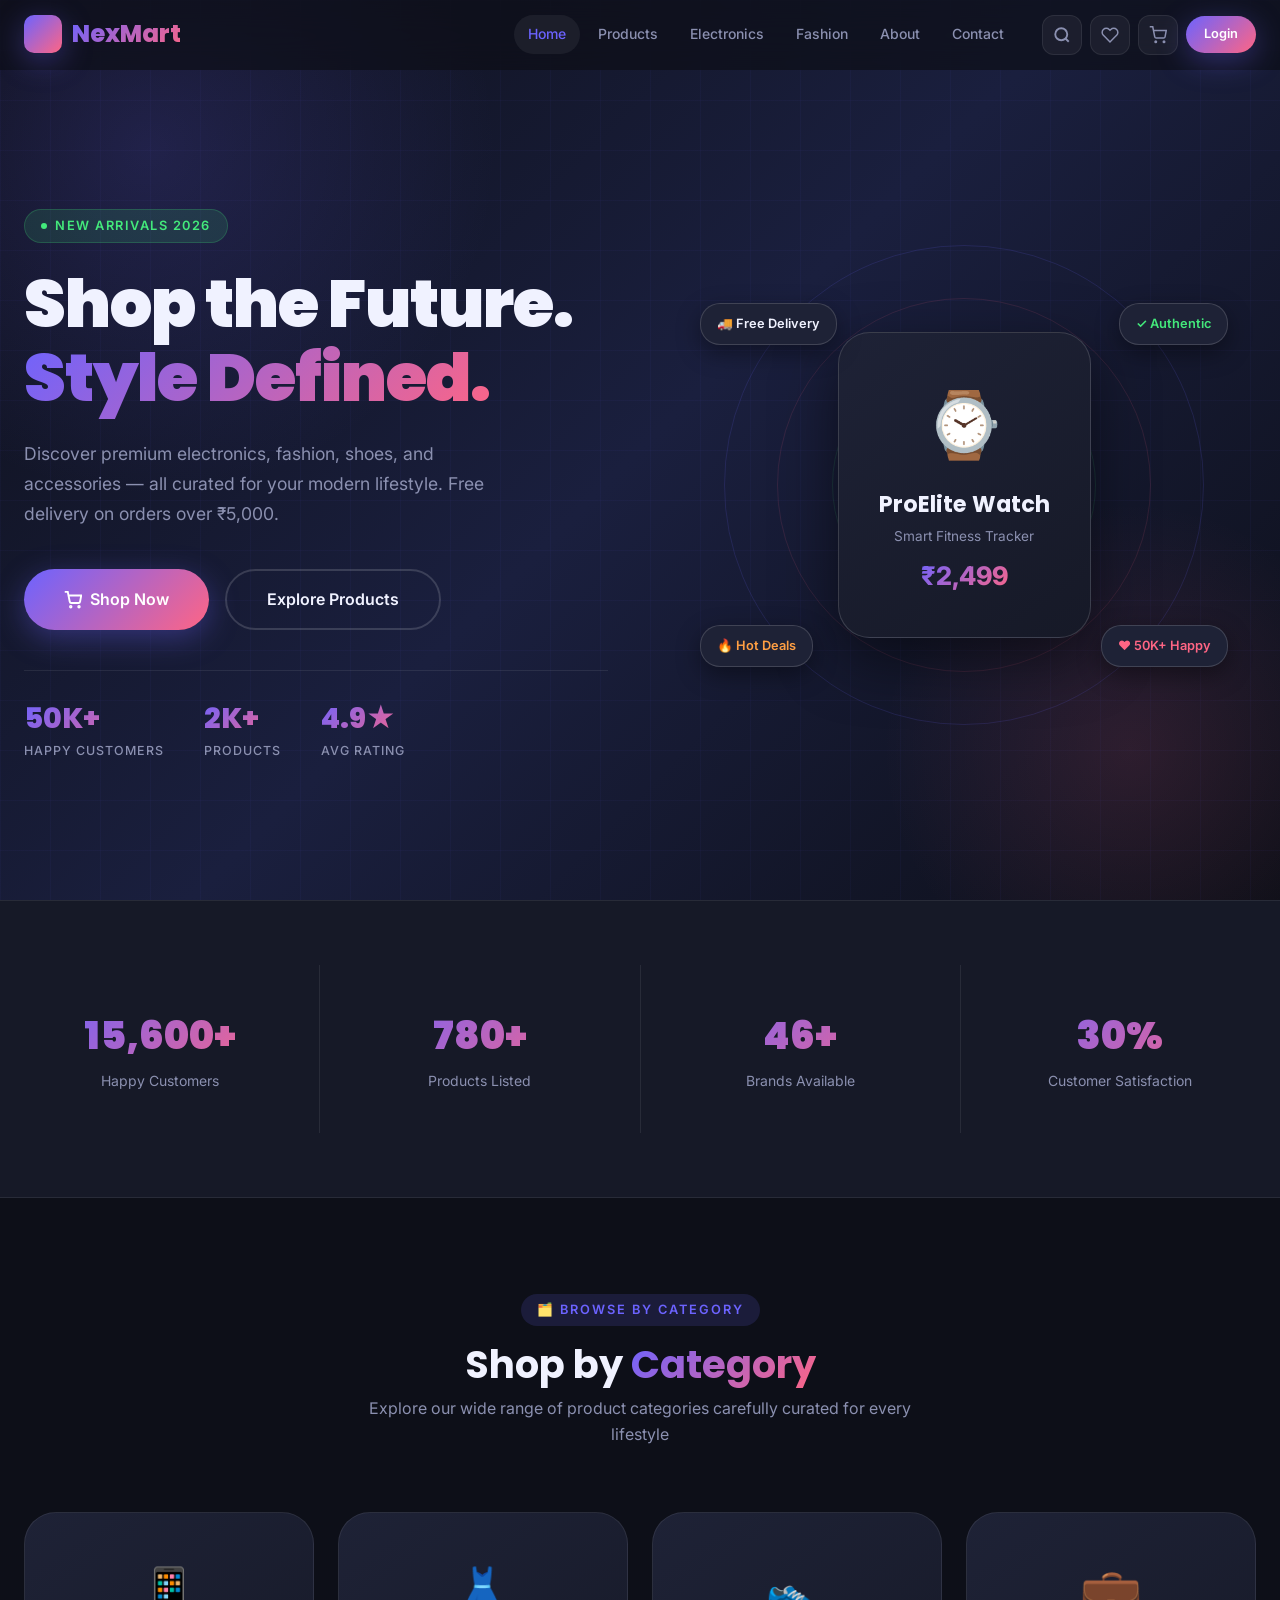
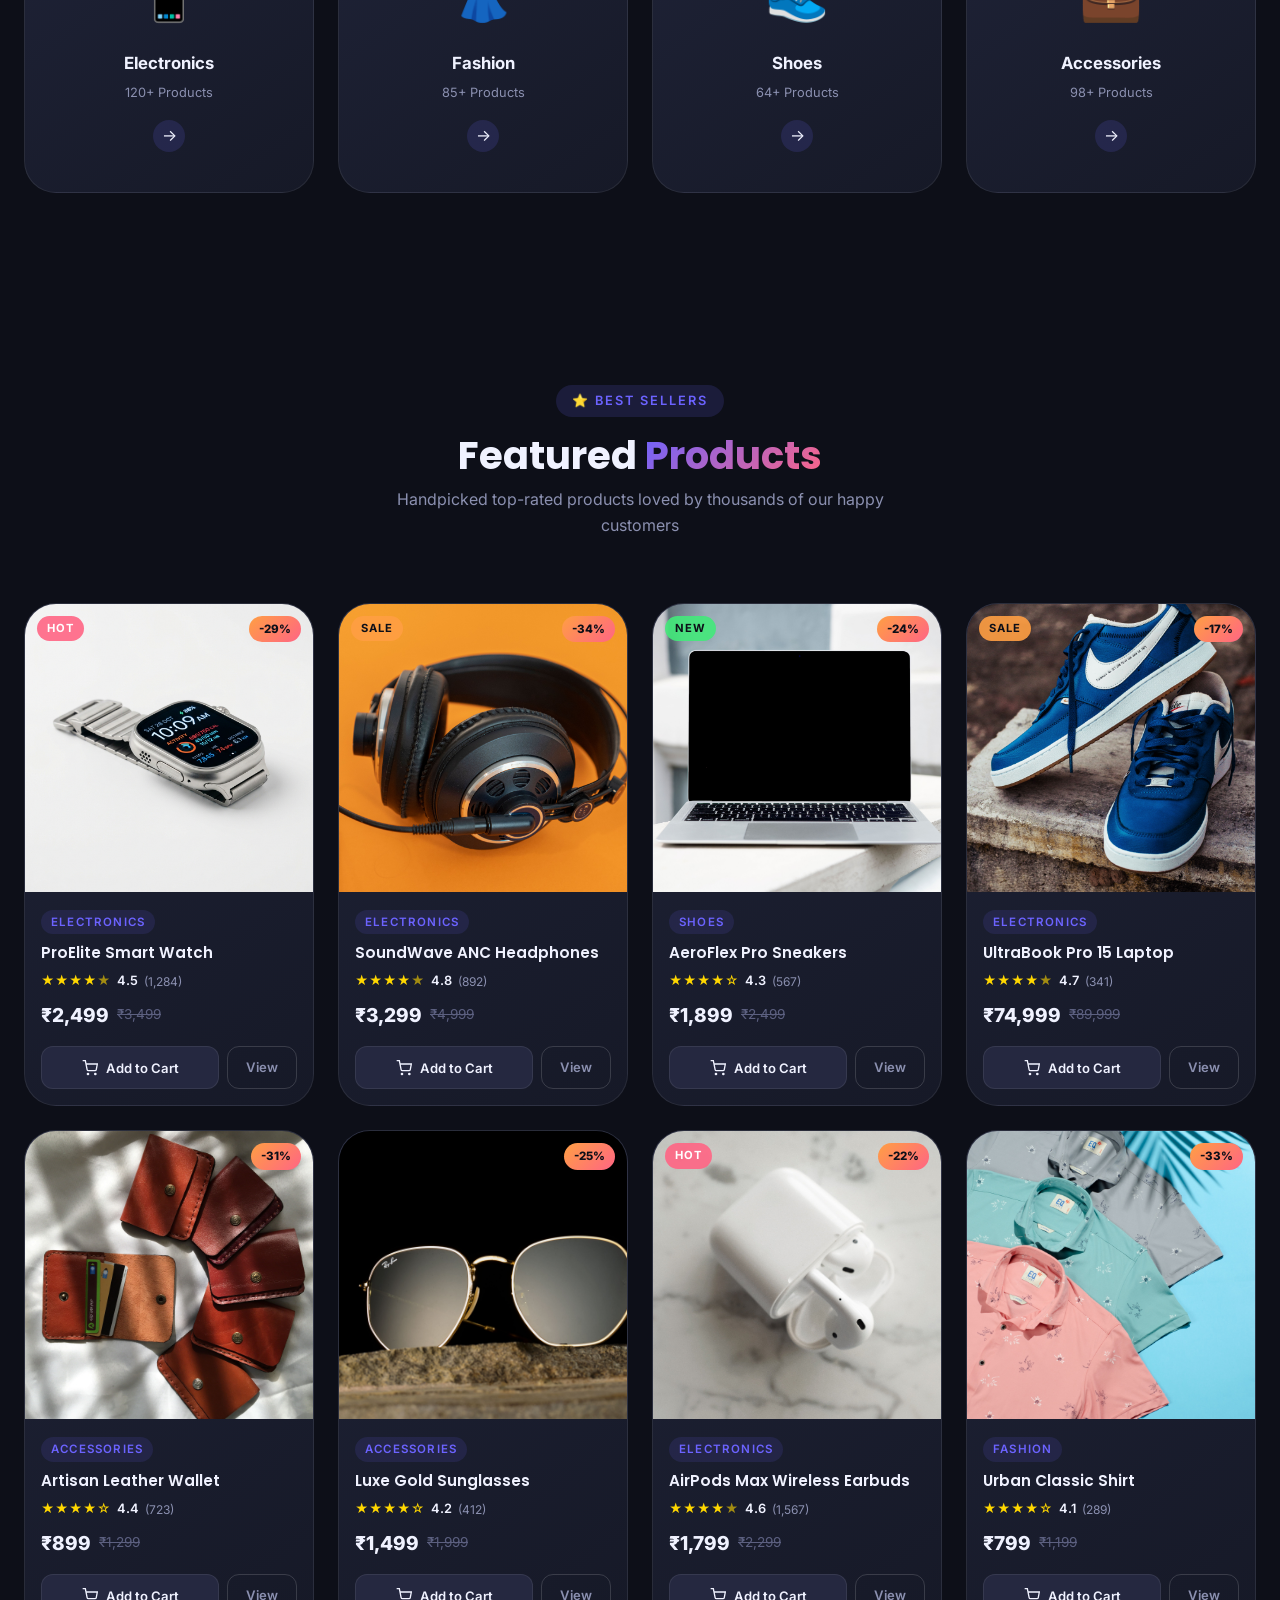
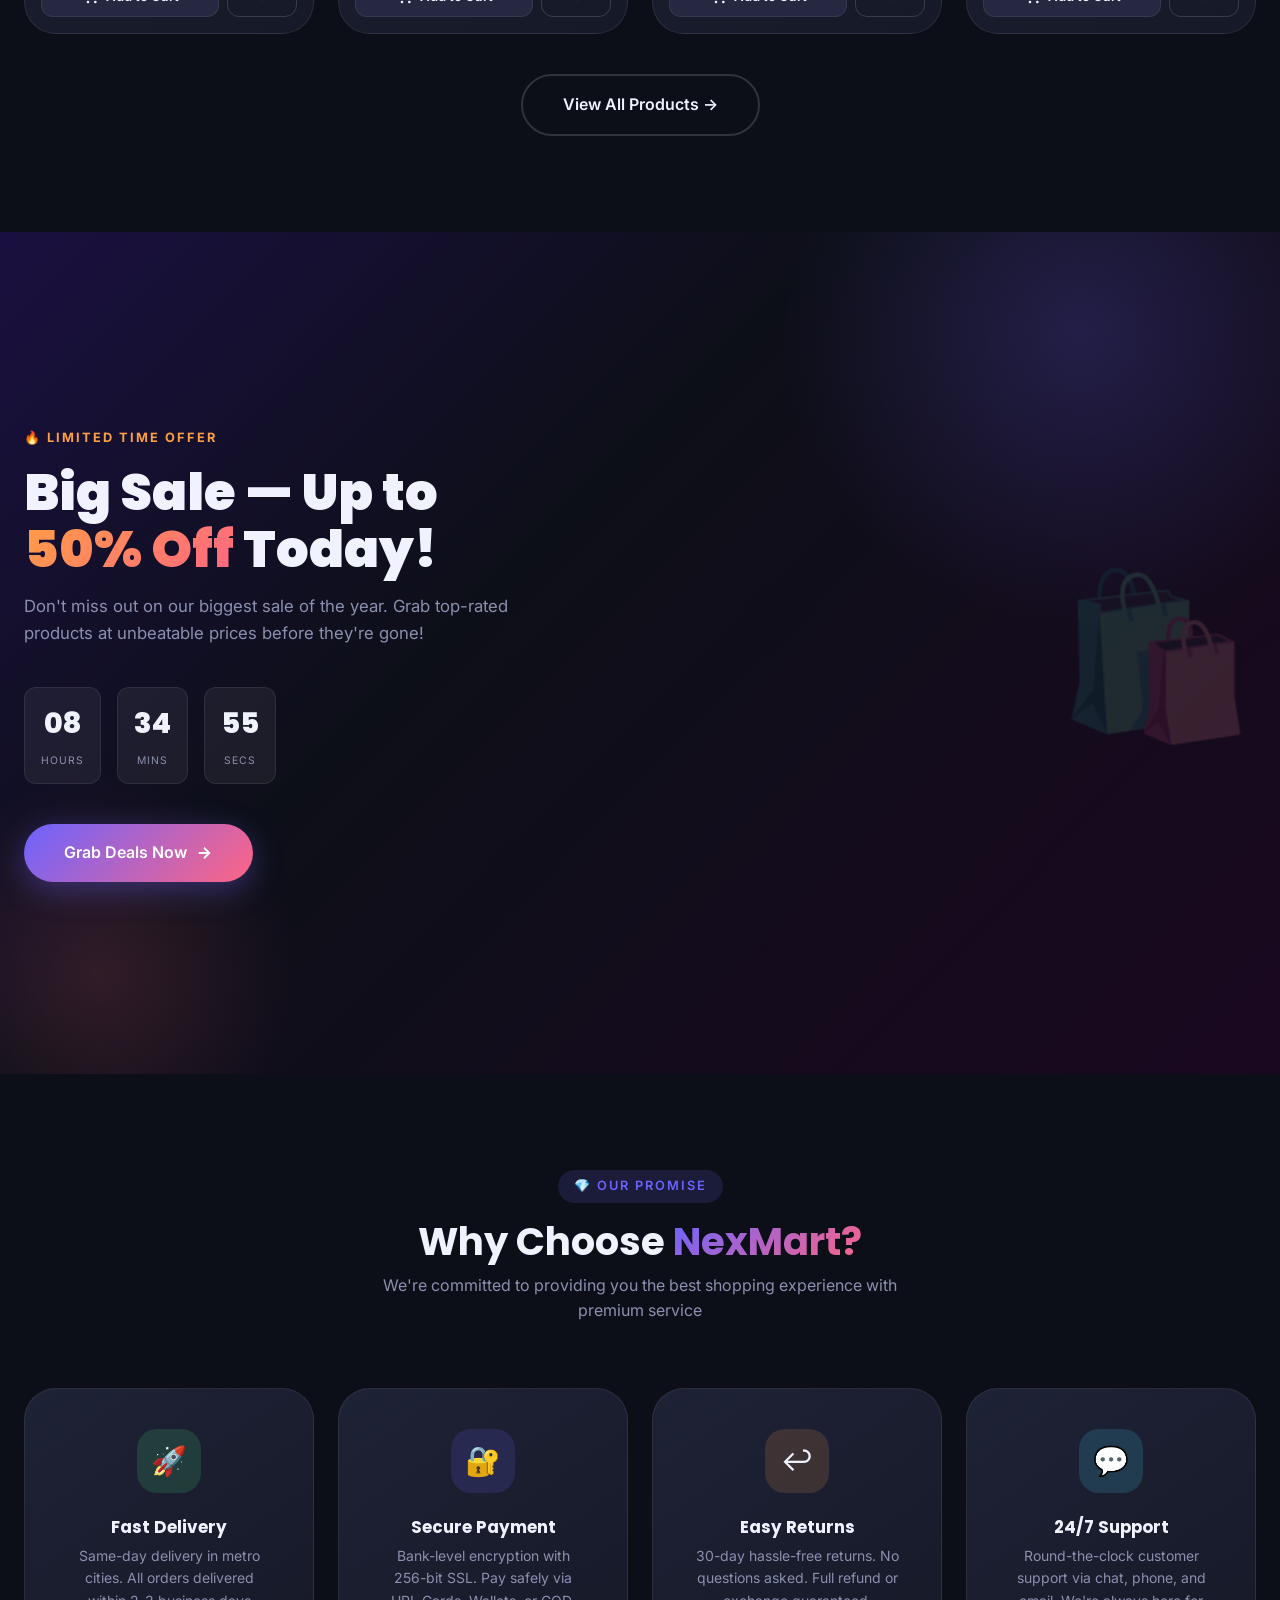
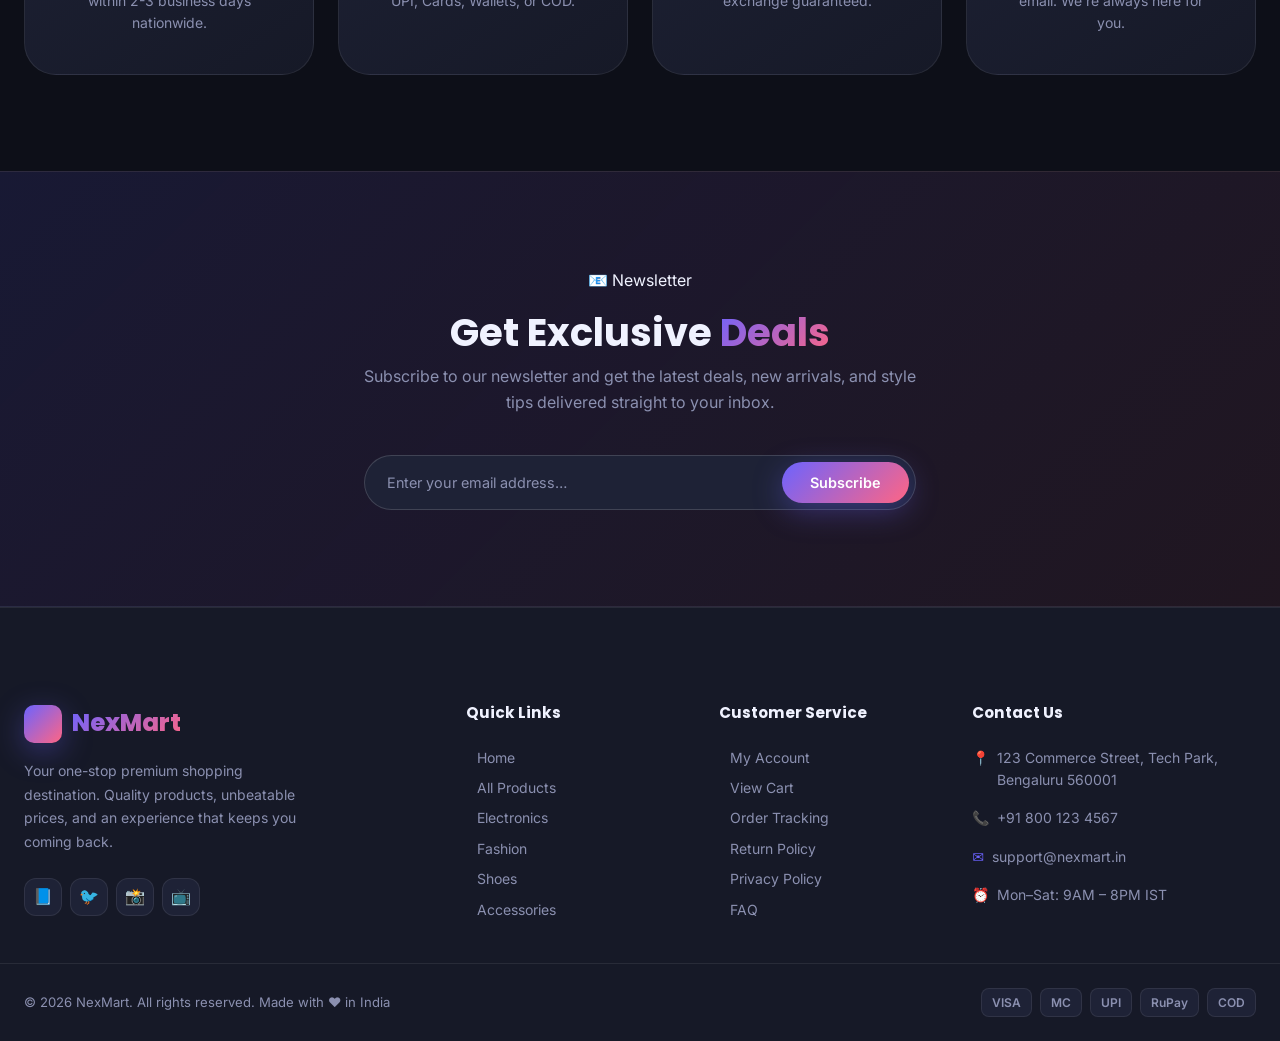
<file: index.html>
<!DOCTYPE html>
<html lang="en">
<head>
  <meta charset="UTF-8" />
  <meta name="viewport" content="width=device-width, initial-scale=1.0" />
  <title>NexMart — Premium Online Shopping</title>
  <meta name="description" content="Shop the latest electronics, fashion, shoes, and accessories at NexMart. Best prices, fast delivery, and premium quality guaranteed." />
  <meta name="keywords" content="online shopping, electronics, fashion, shoes, accessories, NexMart" />
  <link rel="icon" href="data:image/svg+xml,<svg xmlns='http://www.w3.org/2000/svg' viewBox='0 0 100 100'><text y='.9em' font-size='90'>🛍️</text></svg>" />
  <link rel="stylesheet" href="css/style.css" />
</head>
<body>

  <!-- ═══════════════ NAVBAR ═══════════════ -->
  <header id="navbar" role="banner">
    <div class="navbar__inner">

      <a href="index.html" class="navbar__logo" aria-label="NexMart Home">
        <span class="logo-icon" aria-hidden="true">🛍</span>
        <span>NexMart</span>
      </a>

      <button id="hamburger" aria-label="Toggle navigation menu" aria-expanded="false" aria-controls="nav-menu">
        <span></span><span></span><span></span>
      </button>

      <nav id="nav-menu" aria-label="Main navigation">
        <a href="index.html" class="nav-link active">Home</a>
        <a href="products.html" class="nav-link">Products</a>
        <a href="products.html?category=Electronics" class="nav-link">Electronics</a>
        <a href="products.html?category=Fashion" class="nav-link">Fashion</a>
        <a href="#about" class="nav-link">About</a>
        <a href="#contact" class="nav-link">Contact</a>
        <a href="login.html" class="btn btn--primary btn--sm navbar__login">Login</a>
      </nav>

      <div class="navbar__actions">
        <div class="search-wrap">
          <button id="search-toggle" class="nav-icon-btn" aria-label="Search" aria-expanded="false">
            <svg width="18" height="18" viewBox="0 0 24 24" fill="none" stroke="currentColor" stroke-width="2.5"><circle cx="11" cy="11" r="8"/><path d="M21 21l-4.35-4.35"/></svg>
          </button>
          <div id="search-bar" role="search">
            <input type="search" id="search-input" placeholder="Search products…" aria-label="Search products" />
          </div>
        </div>

        <a href="products.html" class="nav-icon-btn" aria-label="Wishlist" id="wishlist-nav-btn">
          <svg width="18" height="18" viewBox="0 0 24 24" fill="none" stroke="currentColor" stroke-width="2"><path d="M20.84 4.61a5.5 5.5 0 0 0-7.78 0L12 5.67l-1.06-1.06a5.5 5.5 0 0 0-7.78 7.78l1.06 1.06L12 21.23l7.78-7.78 1.06-1.06a5.5 5.5 0 0 0 0-7.78z"/></svg>
          <span class="wishlist-count" aria-label="Wishlist items">0</span>
        </a>

        <a href="cart.html" class="nav-icon-btn" aria-label="Shopping cart" id="cart-nav-btn">
          <svg width="18" height="18" viewBox="0 0 24 24" fill="none" stroke="currentColor" stroke-width="2"><circle cx="9" cy="21" r="1"/><circle cx="20" cy="21" r="1"/><path d="M1 1h4l2.68 13.39a2 2 0 0 0 2 1.61h9.72a2 2 0 0 0 2-1.61L23 6H6"/></svg>
          <span class="cart-count" aria-label="Cart items">0</span>
        </a>

        <a href="login.html" class="btn btn--primary btn--sm btn--login-nav">Login</a>
      </div>

    </div>
  </header>

  <main id="main-content">

    <!-- ═══════════════ HERO ═══════════════ -->
    <section class="hero" aria-labelledby="hero-heading">
      <div class="hero__bg" aria-hidden="true"></div>
      <div class="hero__grid-overlay" aria-hidden="true"></div>

      <div class="hero__inner">
        <div class="hero__content">
          <div class="hero__tag">
            <span class="dot" aria-hidden="true"></span>
            New Arrivals 2026
          </div>
          <h1 class="hero__title" id="hero-heading">
            Shop the Future.<br />
            <span class="gradient-text">Style Defined.</span>
          </h1>
          <p class="hero__subtitle">
            Discover premium electronics, fashion, shoes, and accessories — all curated for your modern lifestyle. Free delivery on orders over ₹5,000.
          </p>
          <div class="hero__cta">
            <a href="products.html" class="btn btn--primary btn--lg">
              <svg width="18" height="18" viewBox="0 0 24 24" fill="none" stroke="currentColor" stroke-width="2.5"><circle cx="9" cy="21" r="1"/><circle cx="20" cy="21" r="1"/><path d="M1 1h4l2.68 13.39a2 2 0 0 0 2 1.61h9.72a2 2 0 0 0 2-1.61L23 6H6"/></svg>
              Shop Now
            </a>
            <a href="#featured" class="btn btn--outline btn--lg">Explore Products</a>
          </div>
          <div class="hero__stats">
            <div class="hero__stat-item">
              <div class="hero__stat-num">50K+</div>
              <div class="hero__stat-label">Happy Customers</div>
            </div>
            <div class="hero__stat-item">
              <div class="hero__stat-num">2K+</div>
              <div class="hero__stat-label">Products</div>
            </div>
            <div class="hero__stat-item">
              <div class="hero__stat-num">4.9★</div>
              <div class="hero__stat-label">Avg Rating</div>
            </div>
          </div>
        </div>

        <div class="hero__visual" aria-hidden="true">
          <div class="hero__visual-inner">
            <div class="hero__ring hero__ring-1"></div>
            <div class="hero__ring hero__ring-2"></div>
            <div class="hero__ring hero__ring-3"></div>

            <div class="hero__center-card">
              <div class="card-icon">⌚</div>
              <h3>ProElite Watch</h3>
              <p>Smart Fitness Tracker</p>
              <div class="card-price">₹2,499</div>
            </div>

            <div class="hero__float-badge hero__float-badge--1">🚚 Free Delivery</div>
            <div class="hero__float-badge hero__float-badge--2">✓ Authentic</div>
            <div class="hero__float-badge hero__float-badge--3">🔥 Hot Deals</div>
            <div class="hero__float-badge hero__float-badge--4">❤️ 50K+ Happy</div>
          </div>
        </div>
      </div>
    </section>

    <!-- ═══════════════ STATS ═══════════════ -->
    <section class="stats-section section-sm" aria-label="Store statistics">
      <div class="stats-grid">
        <div class="stat-box slide-up">
          <span class="stat-number" data-target="50000" data-suffix="+">50,000+</span>
          <div class="stat-label">Happy Customers</div>
        </div>
        <div class="stat-box slide-up">
          <span class="stat-number" data-target="2500" data-suffix="+">2,500+</span>
          <div class="stat-label">Products Listed</div>
        </div>
        <div class="stat-box slide-up">
          <span class="stat-number" data-target="150" data-suffix="+">150+</span>
          <div class="stat-label">Brands Available</div>
        </div>
        <div class="stat-box slide-up">
          <span class="stat-number" data-target="99" data-suffix="%">99%</span>
          <div class="stat-label">Customer Satisfaction</div>
        </div>
      </div>
    </section>

    <!-- ═══════════════ CATEGORIES ═══════════════ -->
    <section class="section" id="categories" aria-labelledby="cat-heading">
      <div class="container">
        <div class="section-header slide-up">
          <div class="section-tag">🗂️ Browse by Category</div>
          <h2 id="cat-heading">Shop by <span class="gradient-text">Category</span></h2>
          <p>Explore our wide range of product categories carefully curated for every lifestyle</p>
        </div>
        <div class="categories__grid">
          <a href="products.html?category=Electronics" class="category-card slide-up" aria-label="Shop Electronics">
            <span class="category-card__icon" aria-hidden="true">📱</span>
            <div class="category-card__name">Electronics</div>
            <div class="category-card__count">120+ Products</div>
            <div class="category-card__arrow" aria-hidden="true">→</div>
          </a>
          <a href="products.html?category=Fashion" class="category-card slide-up" aria-label="Shop Fashion">
            <span class="category-card__icon" aria-hidden="true">👗</span>
            <div class="category-card__name">Fashion</div>
            <div class="category-card__count">85+ Products</div>
            <div class="category-card__arrow" aria-hidden="true">→</div>
          </a>
          <a href="products.html?category=Shoes" class="category-card slide-up" aria-label="Shop Shoes">
            <span class="category-card__icon" aria-hidden="true">👟</span>
            <div class="category-card__name">Shoes</div>
            <div class="category-card__count">64+ Products</div>
            <div class="category-card__arrow" aria-hidden="true">→</div>
          </a>
          <a href="products.html?category=Accessories" class="category-card slide-up" aria-label="Shop Accessories">
            <span class="category-card__icon" aria-hidden="true">💼</span>
            <div class="category-card__name">Accessories</div>
            <div class="category-card__count">98+ Products</div>
            <div class="category-card__arrow" aria-hidden="true">→</div>
          </a>
        </div>
      </div>
    </section>

    <!-- ═══════════════ FEATURED PRODUCTS ═══════════════ -->
    <section class="section" id="featured" aria-labelledby="featured-heading">
      <div class="container">
        <div class="section-header slide-up">
          <div class="section-tag">⭐ Best Sellers</div>
          <h2 id="featured-heading">Featured <span class="gradient-text">Products</span></h2>
          <p>Handpicked top-rated products loved by thousands of our happy customers</p>
        </div>
        <div class="products-grid" id="featured-grid" role="list" aria-label="Featured products"></div>
        <div class="text-center mt-xl">
          <a href="products.html" class="btn btn--outline btn--lg">View All Products →</a>
        </div>
      </div>
    </section>

    <!-- ═══════════════ PROMO BANNER ═══════════════ -->
    <section class="promo-section section" aria-labelledby="promo-heading">
      <div class="promo__inner">
        <div class="promo__content fade-in">
          <div class="promo__label">🔥 Limited Time Offer</div>
          <h2 class="promo__title" id="promo-heading">
            Big Sale — Up to<br />
            <span class="promo__highlight">50% Off</span> Today!
          </h2>
          <p class="promo__desc">Don't miss out on our biggest sale of the year. Grab top-rated products at unbeatable prices before they're gone!</p>
          <div class="promo__timer" aria-label="Sale countdown timer">
            <div class="timer-unit">
              <span class="timer-num" id="timer-h">08</span>
              <span class="timer-label">Hours</span>
            </div>
            <div class="timer-unit">
              <span class="timer-num" id="timer-m">34</span>
              <span class="timer-label">Mins</span>
            </div>
            <div class="timer-unit">
              <span class="timer-num" id="timer-s">57</span>
              <span class="timer-label">Secs</span>
            </div>
          </div>
          <a href="products.html" class="btn btn--primary btn--lg">
            Grab Deals Now
            <svg width="18" height="18" viewBox="0 0 24 24" fill="none" stroke="currentColor" stroke-width="2.5"><path d="M5 12h14M12 5l7 7-7 7"/></svg>
          </a>
        </div>
        <div class="promo__visual" aria-hidden="true">🛍️</div>
      </div>
    </section>

    <!-- ═══════════════ WHY CHOOSE US ═══════════════ -->
    <section class="section" id="about" aria-labelledby="features-heading">
      <div class="container">
        <div class="section-header slide-up">
          <div class="section-tag">💎 Our Promise</div>
          <h2 id="features-heading">Why Choose <span class="gradient-text">NexMart?</span></h2>
          <p>We're committed to providing you the best shopping experience with premium service</p>
        </div>
        <div class="features-grid">
          <div class="feature-card slide-up">
            <div class="feature-card__icon" style="background: rgba(67,233,123,0.15);" aria-hidden="true">🚀</div>
            <h3 class="feature-card__title">Fast Delivery</h3>
            <p class="feature-card__desc">Same-day delivery in metro cities. All orders delivered within 2-3 business days nationwide.</p>
          </div>
          <div class="feature-card slide-up">
            <div class="feature-card__icon" style="background: rgba(108,99,255,0.15);" aria-hidden="true">🔐</div>
            <h3 class="feature-card__title">Secure Payment</h3>
            <p class="feature-card__desc">Bank-level encryption with 256-bit SSL. Pay safely via UPI, Cards, Wallets, or COD.</p>
          </div>
          <div class="feature-card slide-up">
            <div class="feature-card__icon" style="background: rgba(255,159,67,0.15);" aria-hidden="true">↩️</div>
            <h3 class="feature-card__title">Easy Returns</h3>
            <p class="feature-card__desc">30-day hassle-free returns. No questions asked. Full refund or exchange guaranteed.</p>
          </div>
          <div class="feature-card slide-up">
            <div class="feature-card__icon" style="background: rgba(72,219,251,0.15);" aria-hidden="true">💬</div>
            <h3 class="feature-card__title">24/7 Support</h3>
            <p class="feature-card__desc">Round-the-clock customer support via chat, phone, and email. We're always here for you.</p>
          </div>
        </div>
      </div>
    </section>

    <!-- ═══════════════ NEWSLETTER ═══════════════ -->
    <section class="newsletter-section" aria-labelledby="newsletter-heading">
      <div class="newsletter-inner fade-in">
        <div class="section-tag" style="display:inline-flex;margin-bottom:1rem;">📧 Newsletter</div>
        <h2 id="newsletter-heading">Get Exclusive <span class="gradient-text">Deals</span></h2>
        <p>Subscribe to our newsletter and get the latest deals, new arrivals, and style tips delivered straight to your inbox.</p>
        <form class="newsletter-form" id="newsletter-form" novalidate role="form" aria-label="Newsletter subscription">
          <input type="email" placeholder="Enter your email address…" aria-label="Email address" required />
          <button type="submit" class="btn btn--primary">Subscribe</button>
        </form>
      </div>
    </section>

  </main>

  <!-- ═══════════════ FOOTER ═══════════════ -->
  <footer id="contact" role="contentinfo">
    <div class="footer__grid">
      <div class="footer__brand">
        <a href="index.html" class="navbar__logo" aria-label="NexMart">
          <span class="logo-icon" aria-hidden="true">🛍</span>
          <span>NexMart</span>
        </a>
        <p>Your one-stop premium shopping destination. Quality products, unbeatable prices, and an experience that keeps you coming back.</p>
        <div class="footer__socials" aria-label="Social media links">
          <a href="#" class="social-btn" aria-label="Facebook">📘</a>
          <a href="#" class="social-btn" aria-label="Twitter">🐦</a>
          <a href="#" class="social-btn" aria-label="Instagram">📸</a>
          <a href="#" class="social-btn" aria-label="YouTube">📺</a>
        </div>
      </div>
      <div class="footer__col">
        <h4>Quick Links</h4>
        <nav class="footer__links" aria-label="Quick links">
          <a href="index.html">Home</a>
          <a href="products.html">All Products</a>
          <a href="products.html?category=Electronics">Electronics</a>
          <a href="products.html?category=Fashion">Fashion</a>
          <a href="products.html?category=Shoes">Shoes</a>
          <a href="products.html?category=Accessories">Accessories</a>
        </nav>
      </div>
      <div class="footer__col">
        <h4>Customer Service</h4>
        <nav class="footer__links" aria-label="Customer service links">
          <a href="#">My Account</a>
          <a href="cart.html">View Cart</a>
          <a href="#">Order Tracking</a>
          <a href="#">Return Policy</a>
          <a href="#">Privacy Policy</a>
          <a href="#">FAQ</a>
        </nav>
      </div>
      <div class="footer__col">
        <h4>Contact Us</h4>
        <div class="footer__contact-item">
          <span class="footer__contact-icon" aria-hidden="true">📍</span>
          <span>123 Commerce Street, Tech Park, Bengaluru 560001</span>
        </div>
        <div class="footer__contact-item">
          <span class="footer__contact-icon" aria-hidden="true">📞</span>
          <a href="tel:+918001234567">+91 800 123 4567</a>
        </div>
        <div class="footer__contact-item">
          <span class="footer__contact-icon" aria-hidden="true">✉️</span>
          <a href="mailto:support@nexmart.in">support@nexmart.in</a>
        </div>
        <div class="footer__contact-item">
          <span class="footer__contact-icon" aria-hidden="true">⏰</span>
          <span>Mon–Sat: 9AM – 8PM IST</span>
        </div>
      </div>
    </div>
    <div class="footer__bottom">
      <p>© 2026 NexMart. All rights reserved. Made with ❤️ in India</p>
      <div class="footer__payment" aria-label="Accepted payment methods">
        <span class="payment-icon">VISA</span>
        <span class="payment-icon">MC</span>
        <span class="payment-icon">UPI</span>
        <span class="payment-icon">RuPay</span>
        <span class="payment-icon">COD</span>
      </div>
    </div>
  </footer>

  <script src="js/products.js"></script>
  <script src="js/cart.js"></script>
  <script src="js/main.js"></script>
  <script>
    // Countdown Timer
    (function() {
      let total = 8 * 3600 + 34 * 60 + 57;
      const h = document.getElementById('timer-h');
      const m = document.getElementById('timer-m');
      const s = document.getElementById('timer-s');
      if (!h) return;
      setInterval(() => {
        if (total <= 0) return;
        total--;
        const hh = Math.floor(total / 3600);
        const mm = Math.floor((total % 3600) / 60);
        const ss = total % 60;
        h.textContent = String(hh).padStart(2, '0');
        m.textContent = String(mm).padStart(2, '0');
        s.textContent = String(ss).padStart(2, '0');
      }, 1000);
    })();
  </script>
</body>
</html>
</file>
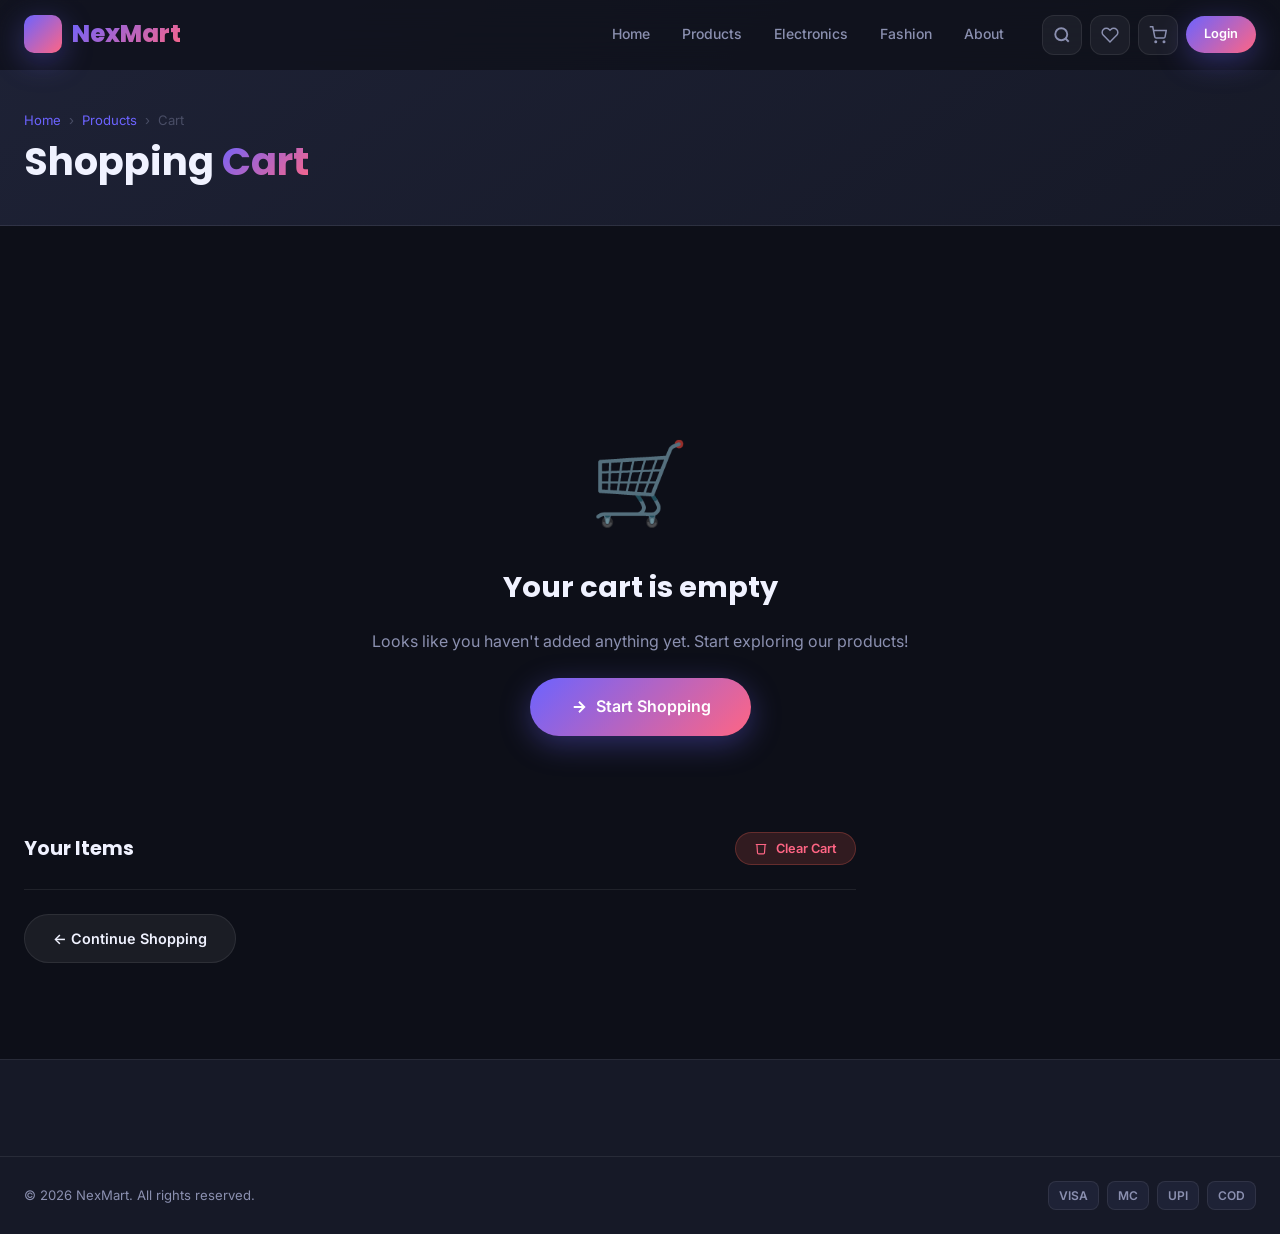
<file: cart.html>
<!DOCTYPE html>
<html lang="en">
<head>
  <meta charset="UTF-8" />
  <meta name="viewport" content="width=device-width, initial-scale=1.0" />
  <title>Shopping Cart — NexMart</title>
  <meta name="description" content="Review your cart and proceed to checkout at NexMart." />
  <link rel="icon" href="data:image/svg+xml,<svg xmlns='http://www.w3.org/2000/svg' viewBox='0 0 100 100'><text y='.9em' font-size='90'>🛍️</text></svg>" />
  <link rel="stylesheet" href="css/style.css" />
</head>
<body>

  <!-- ═══════════════ NAVBAR ═══════════════ -->
  <header id="navbar" role="banner">
    <div class="navbar__inner">
      <a href="index.html" class="navbar__logo" aria-label="NexMart Home">
        <span class="logo-icon" aria-hidden="true">🛍</span>
        <span>NexMart</span>
      </a>
      <button id="hamburger" aria-label="Toggle navigation menu" aria-expanded="false" aria-controls="nav-menu">
        <span></span><span></span><span></span>
      </button>
      <nav id="nav-menu" aria-label="Main navigation">
        <a href="index.html" class="nav-link">Home</a>
        <a href="products.html" class="nav-link">Products</a>
        <a href="products.html?category=Electronics" class="nav-link">Electronics</a>
        <a href="products.html?category=Fashion" class="nav-link">Fashion</a>
        <a href="index.html#about" class="nav-link">About</a>
        <a href="login.html" class="btn btn--primary btn--sm navbar__login">Login</a>
      </nav>
      <div class="navbar__actions">
        <div class="search-wrap">
          <button id="search-toggle" class="nav-icon-btn" aria-label="Search">
            <svg width="18" height="18" viewBox="0 0 24 24" fill="none" stroke="currentColor" stroke-width="2.5"><circle cx="11" cy="11" r="8"/><path d="M21 21l-4.35-4.35"/></svg>
          </button>
          <div id="search-bar" role="search">
            <input type="search" id="search-input" placeholder="Search products…" aria-label="Search products" />
          </div>
        </div>
        <a href="#" class="nav-icon-btn" aria-label="Wishlist">
          <svg width="18" height="18" viewBox="0 0 24 24" fill="none" stroke="currentColor" stroke-width="2"><path d="M20.84 4.61a5.5 5.5 0 0 0-7.78 0L12 5.67l-1.06-1.06a5.5 5.5 0 0 0-7.78 7.78l1.06 1.06L12 21.23l7.78-7.78 1.06-1.06a5.5 5.5 0 0 0 0-7.78z"/></svg>
          <span class="wishlist-count">0</span>
        </a>
        <a href="cart.html" class="nav-icon-btn" aria-label="Shopping cart">
          <svg width="18" height="18" viewBox="0 0 24 24" fill="none" stroke="currentColor" stroke-width="2"><circle cx="9" cy="21" r="1"/><circle cx="20" cy="21" r="1"/><path d="M1 1h4l2.68 13.39a2 2 0 0 0 2 1.61h9.72a2 2 0 0 0 2-1.61L23 6H6"/></svg>
          <span class="cart-count">0</span>
        </a>
        <a href="login.html" class="btn btn--primary btn--sm btn--login-nav">Login</a>
      </div>
    </div>
  </header>

  <!-- PAGE HEADER -->
  <div class="page-header">
    <div class="container">
      <nav class="breadcrumb" aria-label="Breadcrumb">
        <a href="index.html">Home</a>
        <span>›</span>
        <a href="products.html">Products</a>
        <span>›</span>
        <span aria-current="page">Cart</span>
      </nav>
      <h1>Shopping <span class="gradient-text">Cart</span></h1>
    </div>
  </div>

  <main>
    <section class="section">
      <div class="container">

        <!-- Empty State -->
        <div id="cart-empty" role="alert" aria-live="polite">
          <div class="cart-empty__icon" aria-hidden="true">🛒</div>
          <h2>Your cart is empty</h2>
          <p>Looks like you haven't added anything yet. Start exploring our products!</p>
          <a href="products.html" class="btn btn--primary btn--lg">
            <svg width="18" height="18" viewBox="0 0 24 24" fill="none" stroke="currentColor" stroke-width="2.5"><path d="M5 12h14M12 5l7 7-7 7"/></svg>
            Start Shopping
          </a>
        </div>

        <div class="cart-layout">

          <!-- Cart Items Column -->
          <div>
            <div class="cart-items-header">
              <h2 style="font-size:1.2rem;">Your Items</h2>
              <button id="clear-cart" class="btn btn--danger btn--sm" aria-label="Clear all cart items">
                <svg width="14" height="14" viewBox="0 0 24 24" fill="none" stroke="currentColor" stroke-width="2"><polyline points="3 6 5 6 21 6"/><path d="M19 6l-1 14a2 2 0 0 1-2 2H8a2 2 0 0 1-2-2L5 6"/></svg>
                Clear Cart
              </button>
            </div>
            <div id="cart-items" aria-label="Cart items" aria-live="polite"></div>
            <div class="d-flex gap-sm mt-lg">
              <a href="products.html" class="btn btn--ghost">← Continue Shopping</a>
            </div>
          </div>

          <!-- Cart Summary -->
          <aside id="cart-summary" class="cart-summary" aria-label="Order summary">
            <h3>Order Summary</h3>
            <div class="summary-row">
              <span>Items</span>
              <span id="summary-items">0 items</span>
            </div>
            <div class="summary-row">
              <span>Subtotal</span>
              <span id="summary-subtotal">₹0</span>
            </div>
            <div class="summary-row">
              <span>Shipping</span>
              <span id="summary-shipping">₹99</span>
            </div>
            <div class="summary-row">
              <span>Discount (5%)</span>
              <span id="summary-discount" class="green">−₹0</span>
            </div>
            <div class="summary-row total">
              <span>Total</span>
              <span id="summary-total">₹0</span>
            </div>

            <div class="coupon-wrap mt-md">
              <input type="text" placeholder="Promo code" aria-label="Enter promo code" />
              <button class="btn btn--ghost btn--sm" onclick="showToast('Coupon NEXMART10 applied! 🎉', 'success')">Apply</button>
            </div>

            <a href="checkout.html" class="btn btn--primary" style="width:100%;margin-top:var(--space-lg);">
              <svg width="16" height="16" viewBox="0 0 24 24" fill="none" stroke="currentColor" stroke-width="2.5"><path d="M9 12l2 2 4-4M7.835 4.697a3.42 3.42 0 0 0 1.946-.806 3.42 3.42 0 0 1 4.438 0 3.42 3.42 0 0 0 1.946.806 3.42 3.42 0 0 1 3.138 3.138 3.42 3.42 0 0 0 .806 1.946 3.42 3.42 0 0 1 0 4.438 3.42 3.42 0 0 0-.806 1.946 3.42 3.42 0 0 1-3.138 3.138 3.42 3.42 0 0 0-1.946.806 3.42 3.42 0 0 1-4.438 0 3.42 3.42 0 0 0-1.946-.806 3.42 3.42 0 0 1-3.138-3.138 3.42 3.42 0 0 0-.806-1.946 3.42 3.42 0 0 1 0-4.438 3.42 3.42 0 0 0 .806-1.946 3.42 3.42 0 0 1 3.138-3.138z"/></svg>
              Proceed to Checkout
            </a>

            <div style="margin-top:var(--space-lg);padding-top:var(--space-lg);border-top:1px solid var(--border);">
              <div class="d-flex gap-sm align-center" style="justify-content:center;font-size:0.78rem;color:var(--text-muted);">
                <span>🔐 256-bit SSL</span>
                <span>•</span>
                <span>🚚 Fast Delivery</span>
                <span>•</span>
                <span>↩️ Easy Returns</span>
              </div>
            </div>
          </aside>

        </div>
      </div>
    </section>
  </main>

  <!-- FOOTER -->
  <footer role="contentinfo">
    <div class="footer__bottom" style="max-width:1280px;margin:0 auto;">
      <p>© 2026 NexMart. All rights reserved.</p>
      <div class="footer__payment">
        <span class="payment-icon">VISA</span>
        <span class="payment-icon">MC</span>
        <span class="payment-icon">UPI</span>
        <span class="payment-icon">COD</span>
      </div>
    </div>
  </footer>

  <script src="js/products.js"></script>
  <script src="js/cart.js"></script>
  <script src="js/main.js"></script>
</body>
</html>
</file>
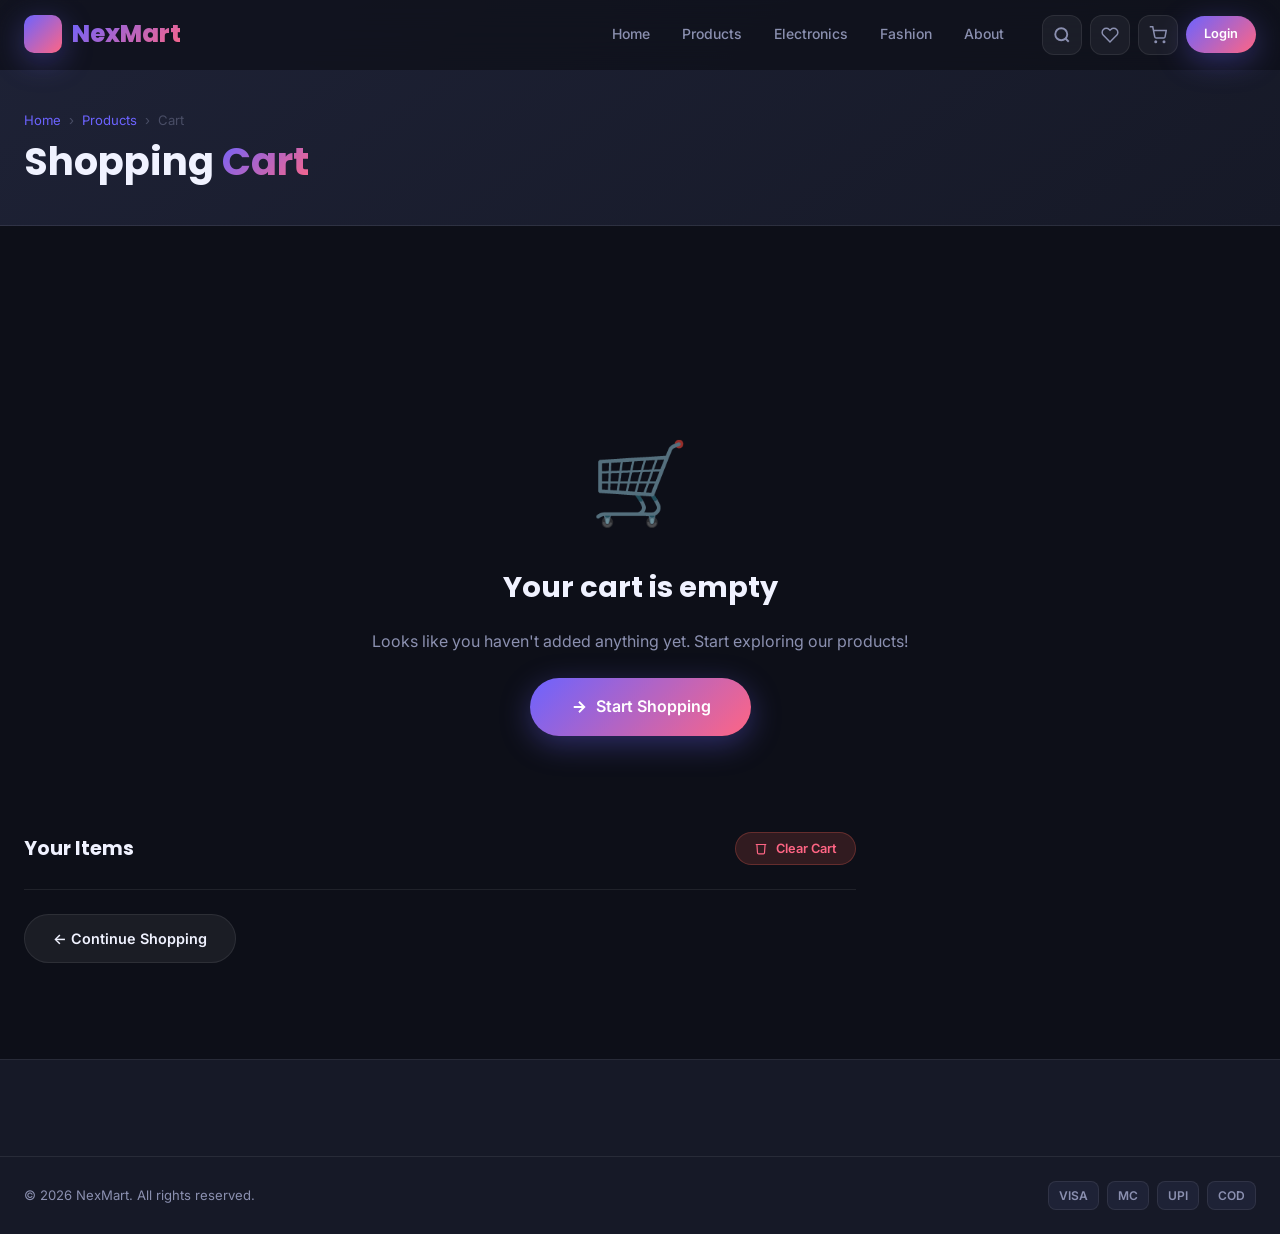
<file: checkout.html>
<!DOCTYPE html>
<html lang="en">
<head>
  <meta charset="UTF-8" />
  <meta name="viewport" content="width=device-width, initial-scale=1.0" />
  <title>Checkout — NexMart</title>
  <meta name="description" content="Complete your purchase securely at NexMart." />
  <link rel="icon" href="data:image/svg+xml,<svg xmlns='http://www.w3.org/2000/svg' viewBox='0 0 100 100'><text y='.9em' font-size='90'>🛍️</text></svg>" />
  <link rel="stylesheet" href="css/style.css" />
</head>
<body>

  <!-- NAVBAR -->
  <header id="navbar" role="banner">
    <div class="navbar__inner">
      <a href="index.html" class="navbar__logo" aria-label="NexMart Home">
        <span class="logo-icon" aria-hidden="true">🛍</span>
        <span>NexMart</span>
      </a>
      <button id="hamburger" aria-label="Toggle navigation menu" aria-expanded="false" aria-controls="nav-menu">
        <span></span><span></span><span></span>
      </button>
      <nav id="nav-menu" aria-label="Main navigation">
        <a href="index.html" class="nav-link">Home</a>
        <a href="products.html" class="nav-link">Products</a>
        <a href="cart.html" class="nav-link">Cart</a>
        <a href="login.html" class="btn btn--primary btn--sm navbar__login">Login</a>
      </nav>
      <div class="navbar__actions">
        <div class="search-wrap">
          <button id="search-toggle" class="nav-icon-btn" aria-label="Search">
            <svg width="18" height="18" viewBox="0 0 24 24" fill="none" stroke="currentColor" stroke-width="2.5"><circle cx="11" cy="11" r="8"/><path d="M21 21l-4.35-4.35"/></svg>
          </button>
          <div id="search-bar" role="search">
            <input type="search" id="search-input" placeholder="Search products…" aria-label="Search" />
          </div>
        </div>
        <a href="cart.html" class="nav-icon-btn" aria-label="Cart">
          <svg width="18" height="18" viewBox="0 0 24 24" fill="none" stroke="currentColor" stroke-width="2"><circle cx="9" cy="21" r="1"/><circle cx="20" cy="21" r="1"/><path d="M1 1h4l2.68 13.39a2 2 0 0 0 2 1.61h9.72a2 2 0 0 0 2-1.61L23 6H6"/></svg>
          <span class="cart-count">0</span>
        </a>
        <a href="login.html" class="btn btn--primary btn--sm btn--login-nav">Login</a>
      </div>
    </div>
  </header>

  <!-- PAGE HEADER -->
  <div class="page-header">
    <div class="container">
      <nav class="breadcrumb" aria-label="Breadcrumb">
        <a href="index.html">Home</a>
        <span>›</span>
        <a href="cart.html">Cart</a>
        <span>›</span>
        <span aria-current="page">Checkout</span>
      </nav>
      <h1>Secure <span class="gradient-text">Checkout</span></h1>
    </div>
  </div>

  <main>
    <section class="section">
      <div class="container">

        <!-- Order Success State -->
        <div id="order-success" role="alert" aria-live="assertive">
          <div class="success-icon-ring" aria-hidden="true">✅</div>
          <h2>Order Placed! 🎉</h2>
          <p>Thank you for shopping with NexMart. Your order has been confirmed and will be shipped soon.</p>
          <div class="order-id" aria-label="Order ID">
            #NM<span id="order-number"></span>
          </div>
          <p style="color:var(--text-muted);font-size:0.875rem;">You will receive a confirmation email shortly.</p>
          <div style="display:flex;gap:1rem;flex-wrap:wrap;justify-content:center;">
            <a href="index.html" class="btn btn--primary btn--lg">Continue Shopping</a>
            <a href="#" class="btn btn--outline btn--lg" onclick="showToast('Track order feature coming soon!','info');return false;">Track Order</a>
          </div>
        </div>

        <!-- Checkout Main -->
        <div class="checkout-layout" id="checkout-main">

          <!-- Form -->
          <div>
            <form id="checkout-form" novalidate>

              <!-- Contact Info -->
              <div class="form-card fade-in">
                <h3>
                  <span class="form-step-num" aria-hidden="true">1</span>
                  Contact Information
                </h3>
                <div class="form-row">
                  <div class="form-group">
                    <label for="first-name">First Name *</label>
                    <input type="text" id="first-name" class="form-control" placeholder="Rahul" required autocomplete="given-name" />
                  </div>
                  <div class="form-group">
                    <label for="last-name">Last Name *</label>
                    <input type="text" id="last-name" class="form-control" placeholder="Sharma" required autocomplete="family-name" />
                  </div>
                </div>
                <div class="form-row">
                  <div class="form-group">
                    <label for="email">Email Address *</label>
                    <input type="email" id="email" class="form-control" placeholder="rahul@example.com" required autocomplete="email" />
                  </div>
                  <div class="form-group">
                    <label for="phone">Phone Number *</label>
                    <input type="tel" id="phone" class="form-control" placeholder="+91 98765 43210" required autocomplete="tel" />
                  </div>
                </div>
              </div>

              <!-- Shipping Address -->
              <div class="form-card fade-in">
                <h3>
                  <span class="form-step-num" aria-hidden="true">2</span>
                  Shipping Address
                </h3>
                <div class="form-group">
                  <label for="address">Street Address *</label>
                  <input type="text" id="address" class="form-control" placeholder="123 MG Road, Apartment 4B" required autocomplete="street-address" />
                </div>
                <div class="form-row">
                  <div class="form-group">
                    <label for="city">City *</label>
                    <input type="text" id="city" class="form-control" placeholder="Bengaluru" required autocomplete="address-level2" />
                  </div>
                  <div class="form-group">
                    <label for="state">State *</label>
                    <select id="state" class="form-control" required autocomplete="address-level1" aria-label="Select state">
                      <option value="">Select State</option>
                      <option>Karnataka</option>
                      <option>Maharashtra</option>
                      <option>Delhi</option>
                      <option>Tamil Nadu</option>
                      <option>Gujarat</option>
                      <option>Rajasthan</option>
                      <option>West Bengal</option>
                      <option>Uttar Pradesh</option>
                      <option>Telangana</option>
                      <option>Kerala</option>
                    </select>
                  </div>
                </div>
                <div class="form-row">
                  <div class="form-group">
                    <label for="pincode">PIN Code *</label>
                    <input type="text" id="pincode" class="form-control" placeholder="560001" required maxlength="6" pattern="[0-9]{6}" autocomplete="postal-code" />
                  </div>
                  <div class="form-group">
                    <label for="country">Country</label>
                    <input type="text" id="country" class="form-control" value="India" readonly autocomplete="country-name" />
                  </div>
                </div>
              </div>

              <!-- Payment -->
              <div class="form-card fade-in">
                <h3>
                  <span class="form-step-num" aria-hidden="true">3</span>
                  Payment Method
                </h3>

                <div class="payment-methods" role="group" aria-label="Select payment method">
                  <button type="button" class="payment-method-btn active" data-method="card" id="pay-card">
                    💳 Card
                  </button>
                  <button type="button" class="payment-method-btn" data-method="upi" id="pay-upi">
                    📲 UPI
                  </button>
                  <button type="button" class="payment-method-btn" data-method="wallet" id="pay-wallet">
                    👛 Wallet
                  </button>
                  <button type="button" class="payment-method-btn" data-method="cod" id="pay-cod">
                    💵 COD
                  </button>
                </div>

                <!-- Card Panel -->
                <div class="payment-panel" id="panel-card">
                  <div class="form-group">
                    <label for="card-number">Card Number *</label>
                    <input type="text" id="card-number" class="form-control" placeholder="1234 5678 9012 3456" maxlength="19" autocomplete="cc-number"
                      oninput="this.value=this.value.replace(/[^0-9]/g,'').replace(/(.{4})/g,'$1 ').trim()" />
                  </div>
                  <div class="form-row">
                    <div class="form-group">
                      <label for="card-expiry">Expiry Date *</label>
                      <input type="text" id="card-expiry" class="form-control" placeholder="MM / YY" maxlength="7" autocomplete="cc-exp" />
                    </div>
                    <div class="form-group">
                      <label for="card-cvv">CVV *</label>
                      <input type="password" id="card-cvv" class="form-control" placeholder="•••" maxlength="4" autocomplete="cc-csc" />
                    </div>
                  </div>
                  <div class="form-group">
                    <label for="card-name">Name on Card *</label>
                    <input type="text" id="card-name" class="form-control" placeholder="RAHUL SHARMA" autocomplete="cc-name" />
                  </div>
                </div>

                <!-- UPI Panel -->
                <div class="payment-panel" id="panel-upi">
                  <div class="form-group">
                    <label for="upi-id">UPI ID *</label>
                    <input type="text" id="upi-id" class="form-control" placeholder="yourname@upi" autocomplete="off" />
                  </div>
                  <p style="font-size:0.82rem;color:var(--text-muted);">Supported: Google Pay, PhonePe, Paytm, BHIM & all UPI apps</p>
                </div>

                <!-- Wallet Panel -->
                <div class="payment-panel" id="panel-wallet">
                  <div class="form-group">
                    <label>Select Wallet</label>
                    <div style="display:flex;gap:0.75rem;flex-wrap:wrap;margin-top:0.5rem;">
                      <label style="display:flex;align-items:center;gap:8px;cursor:pointer;font-size:0.875rem;">
                        <input type="radio" name="wallet" value="paytm" checked /> Paytm
                      </label>
                      <label style="display:flex;align-items:center;gap:8px;cursor:pointer;font-size:0.875rem;">
                        <input type="radio" name="wallet" value="amazon" /> Amazon Pay
                      </label>
                      <label style="display:flex;align-items:center;gap:8px;cursor:pointer;font-size:0.875rem;">
                        <input type="radio" name="wallet" value="mobikwik" /> MobiKwik
                      </label>
                    </div>
                  </div>
                  <div class="form-group">
                    <label for="wallet-phone">Registered Mobile *</label>
                    <input type="tel" id="wallet-phone" class="form-control" placeholder="+91 98765 43210" />
                  </div>
                </div>

                <!-- COD Panel -->
                <div class="payment-panel" id="panel-cod">
                  <div style="background:rgba(67,233,123,0.08);border:1px solid rgba(67,233,123,0.2);border-radius:var(--radius-md);padding:var(--space-lg);">
                    <div style="display:flex;align-items:center;gap:12px;">
                      <span style="font-size:2rem;" aria-hidden="true">💵</span>
                      <div>
                        <p style="font-weight:600;margin-bottom:4px;">Cash on Delivery</p>
                        <p style="font-size:0.82rem;color:var(--text-muted);">Pay with cash when your order arrives. An additional ₹50 COD fee may apply.</p>
                      </div>
                    </div>
                  </div>
                </div>
              </div>

              <button type="submit" class="btn--place-order" id="place-order-btn" aria-label="Place your order">
                🔐 Place Order Securely
              </button>

            </form>
          </div>

          <!-- Order Summary Panel -->
          <aside class="checkout-summary-panel" aria-label="Order summary">
            <h3>
              <svg width="18" height="18" viewBox="0 0 24 24" fill="none" stroke="currentColor" stroke-width="2"><path d="M6 2L3 6v14a2 2 0 0 0 2 2h14a2 2 0 0 0 2-2V6l-3-4z"/><line x1="3" y1="6" x2="21" y2="6"/><path d="M16 10a4 4 0 0 1-8 0"/></svg>
              Order Summary
            </h3>
            <div id="checkout-item-list" aria-label="Items in order"></div>
            <div style="margin-top:var(--space-lg);padding-top:var(--space-lg);border-top:1px solid var(--border);">
              <div class="summary-row"><span>Subtotal</span><span id="co-subtotal">₹0</span></div>
              <div class="summary-row"><span>Shipping</span><span id="co-shipping">₹99</span></div>
              <div class="summary-row"><span>Discount</span><span id="co-discount" class="green">−₹0</span></div>
              <div class="summary-row total"><span>Total Payable</span><span id="co-total">₹0</span></div>
            </div>
            <div style="margin-top:var(--space-lg);padding:var(--space-md);background:rgba(67,233,123,0.06);border:1px solid rgba(67,233,123,0.15);border-radius:var(--radius-md);font-size:0.8rem;color:var(--text-muted);">
              <p>🔐 Your payment information is encrypted and secure</p>
              <p style="margin-top:6px;">📦 Estimated delivery: 2–4 business days</p>
              <p style="margin-top:6px;">↩️ 30-day easy return policy</p>
            </div>
          </aside>

        </div>
      </div>
    </section>
  </main>

  <footer role="contentinfo">
    <div class="footer__bottom" style="max-width:1280px;margin:0 auto;">
      <p>© 2026 NexMart. All rights reserved. 🔐 Secured by 256-bit SSL</p>
      <div class="footer__payment">
        <span class="payment-icon">VISA</span>
        <span class="payment-icon">MC</span>
        <span class="payment-icon">UPI</span>
        <span class="payment-icon">COD</span>
      </div>
    </div>
  </footer>

  <script src="js/products.js"></script>
  <script src="js/cart.js"></script>
  <script src="js/main.js"></script>
  <script>
    // Generate random order number on success
    document.addEventListener('DOMContentLoaded', () => {
      const el = document.getElementById('order-number');
      if (el) el.textContent = Math.floor(100000 + Math.random() * 900000);
    });
  </script>
</body>
</html>
</file>
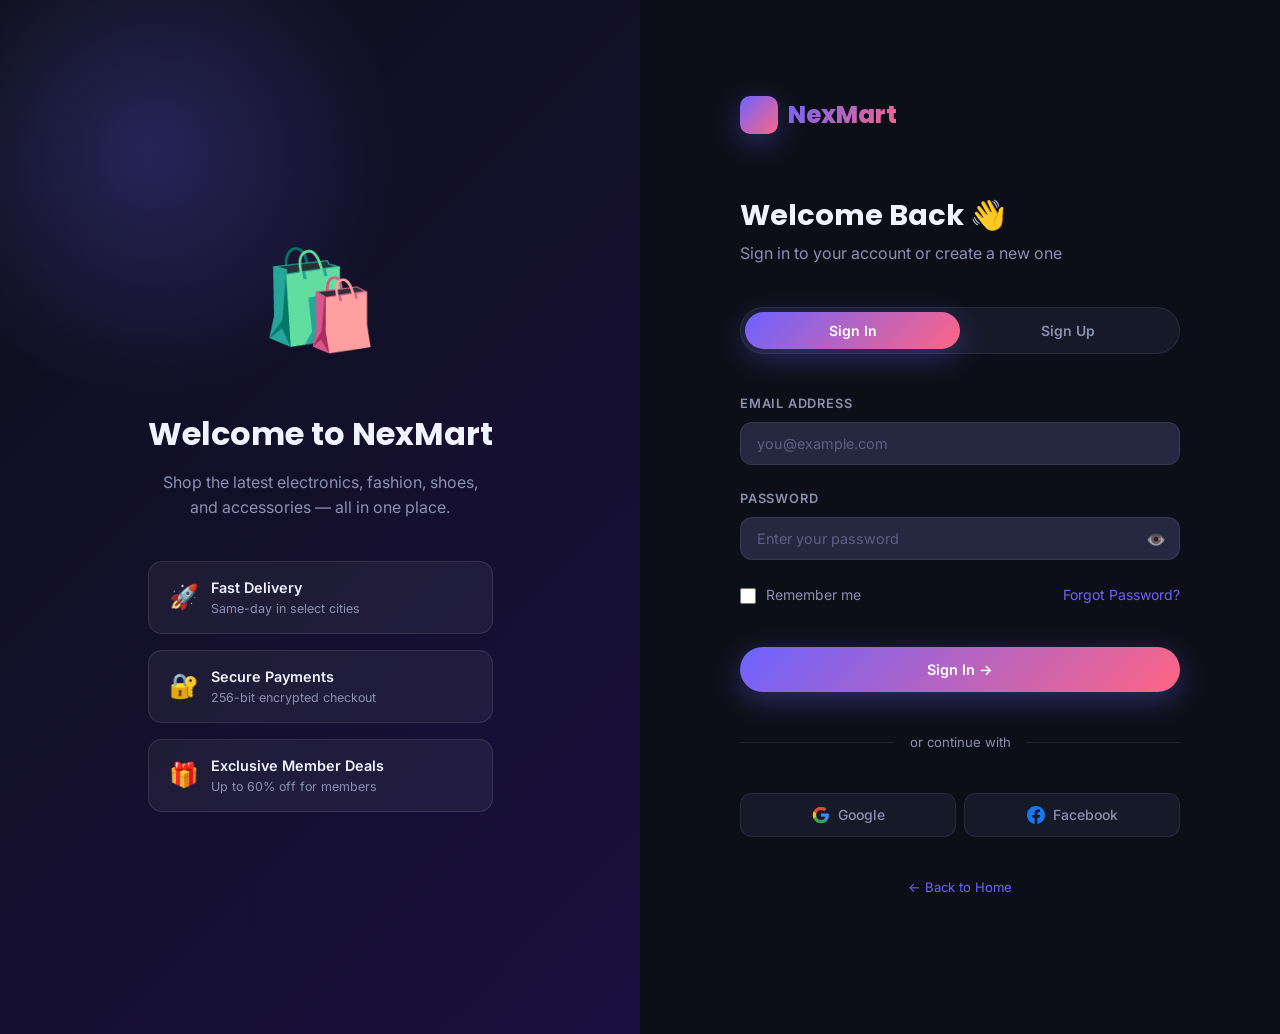
<file: login.html>
<!DOCTYPE html>
<html lang="en">
<head>
  <meta charset="UTF-8" />
  <meta name="viewport" content="width=device-width, initial-scale=1.0" />
  <title>Login / Sign Up — NexMart</title>
  <meta name="description" content="Sign in or create a NexMart account for a faster, personalized shopping experience." />
  <link rel="icon" href="data:image/svg+xml,<svg xmlns='http://www.w3.org/2000/svg' viewBox='0 0 100 100'><text y='.9em' font-size='90'>🛍️</text></svg>" />
  <link rel="stylesheet" href="css/style.css" />
</head>
<body>

  <main>
    <div class="login-page">

      <!-- ── Left: Visual Panel ── -->
      <div class="login-visual" aria-hidden="true">
        <div class="login-visual-content">
          <div class="login-visual-icon">🛍️</div>
          <h2>Welcome to NexMart</h2>
          <p>Shop the latest electronics, fashion, shoes, and accessories — all in one place.</p>

          <div style="margin-top:2.5rem;display:grid;gap:1rem;">
            <div style="display:flex;align-items:center;gap:12px;text-align:left;background:rgba(255,255,255,0.05);border:1px solid rgba(255,255,255,0.1);padding:14px 20px;border-radius:14px;">
              <span style="font-size:1.5rem;">🚀</span>
              <div>
                <div style="font-weight:600;font-size:0.9rem;">Fast Delivery</div>
                <div style="font-size:0.78rem;color:var(--text-muted);">Same-day in select cities</div>
              </div>
            </div>
            <div style="display:flex;align-items:center;gap:12px;text-align:left;background:rgba(255,255,255,0.05);border:1px solid rgba(255,255,255,0.1);padding:14px 20px;border-radius:14px;">
              <span style="font-size:1.5rem;">🔐</span>
              <div>
                <div style="font-weight:600;font-size:0.9rem;">Secure Payments</div>
                <div style="font-size:0.78rem;color:var(--text-muted);">256-bit encrypted checkout</div>
              </div>
            </div>
            <div style="display:flex;align-items:center;gap:12px;text-align:left;background:rgba(255,255,255,0.05);border:1px solid rgba(255,255,255,0.1);padding:14px 20px;border-radius:14px;">
              <span style="font-size:1.5rem;">🎁</span>
              <div>
                <div style="font-weight:600;font-size:0.9rem;">Exclusive Member Deals</div>
                <div style="font-size:0.78rem;color:var(--text-muted);">Up to 60% off for members</div>
              </div>
            </div>
          </div>
        </div>
      </div>

      <!-- ── Right: Form Panel ── -->
      <div class="login-form-wrap">
        <div class="login-card">

          <a href="index.html" class="navbar__logo logo" aria-label="Back to NexMart home">
            <span class="logo-icon" aria-hidden="true">🛍</span>
            <span>NexMart</span>
          </a>

          <h1 style="margin-top:1.5rem;">Welcome Back 👋</h1>
          <p>Sign in to your account or create a new one</p>

          <!-- Tabs -->
          <div class="auth-tabs" role="tablist" aria-label="Login or Sign up">
            <button class="tab-btn active" data-tab="login" id="tab-login" role="tab" aria-selected="true" aria-controls="login-form">Sign In</button>
            <button class="tab-btn" data-tab="signup" id="tab-signup" role="tab" aria-selected="false" aria-controls="signup-form">Sign Up</button>
          </div>

          <!-- Login Form -->
          <form id="login-form" novalidate role="tabpanel" aria-labelledby="tab-login">
            <div class="form-group">
              <label for="login-email">Email Address</label>
              <input type="email" id="login-email" class="form-control" placeholder="you@example.com" required autocomplete="email" />
            </div>
            <div class="form-group">
              <label for="login-password">Password</label>
              <div class="password-wrap">
                <input type="password" id="login-password" class="form-control" placeholder="Enter your password" required autocomplete="current-password" />
                <button type="button" class="toggle-password" aria-label="Toggle password visibility">👁️</button>
              </div>
            </div>
            <div style="display:flex;align-items:center;justify-content:space-between;margin-bottom:var(--space-xl);font-size:0.875rem;">
              <label class="form-check" style="margin:0;">
                <input type="checkbox" id="remember-me" /> Remember me
              </label>
              <a href="#" style="color:var(--primary);" onclick="showToast('Password reset email sent!','success');return false;">Forgot Password?</a>
            </div>
            <button type="submit" class="btn btn--primary" style="width:100%;padding:14px;" id="login-submit-btn">
              Sign In →
            </button>

            <div class="divider">or continue with</div>
            <div class="social-login">
              <button type="button" class="social-login-btn" onclick="showToast('Google login coming soon!','info')">
                <svg width="18" height="18" viewBox="0 0 24 24" fill="none"><path d="M22.56 12.25c0-.78-.07-1.53-.2-2.25H12v4.26h5.92c-.26 1.37-1.04 2.53-2.21 3.31v2.77h3.57c2.08-1.92 3.28-4.74 3.28-8.09z" fill="#4285F4"/><path d="M12 23c2.97 0 5.46-.98 7.28-2.66l-3.57-2.77c-.98.66-2.23 1.06-3.71 1.06-2.86 0-5.29-1.93-6.16-4.53H2.18v2.84C3.99 20.53 7.7 23 12 23z" fill="#34A853"/><path d="M5.84 14.09c-.22-.66-.35-1.36-.35-2.09s.13-1.43.35-2.09V7.07H2.18C1.43 8.55 1 10.22 1 12s.43 3.45 1.18 4.93l2.85-2.22.81-.62z" fill="#FBBC05"/><path d="M12 5.38c1.62 0 3.06.56 4.21 1.64l3.15-3.15C17.45 2.09 14.97 1 12 1 7.7 1 3.99 3.47 2.18 7.07l3.66 2.84c.87-2.6 3.3-4.53 6.16-4.53z" fill="#EA4335"/></svg>
                Google
              </button>
              <button type="button" class="social-login-btn" onclick="showToast('Facebook login coming soon!','info')">
                <svg width="18" height="18" viewBox="0 0 24 24" fill="#1877F2"><path d="M24 12.073c0-6.627-5.373-12-12-12s-12 5.373-12 12c0 5.99 4.388 10.954 10.125 11.854v-8.385H7.078v-3.47h3.047V9.43c0-3.007 1.792-4.669 4.533-4.669 1.312 0 2.686.235 2.686.235v2.953H15.83c-1.491 0-1.956.925-1.956 1.874v2.25h3.328l-.532 3.47h-2.796v8.385C19.612 23.027 24 18.062 24 12.073z"/></svg>
                Facebook
              </button>
            </div>
          </form>

          <!-- Sign Up Form -->
          <form id="signup-form" style="display:none;" novalidate role="tabpanel" aria-labelledby="tab-signup">
            <div style="display:grid;grid-template-columns:1fr 1fr;gap:1rem;">
              <div class="form-group">
                <label for="signup-firstname">First Name</label>
                <input type="text" id="signup-firstname" class="form-control" placeholder="Rahul" required autocomplete="given-name" />
              </div>
              <div class="form-group">
                <label for="signup-lastname">Last Name</label>
                <input type="text" id="signup-lastname" class="form-control" placeholder="Sharma" required autocomplete="family-name" />
              </div>
            </div>
            <div class="form-group">
              <label for="signup-email">Email Address</label>
              <input type="email" id="signup-email" class="form-control" placeholder="you@example.com" required autocomplete="email" />
            </div>
            <div class="form-group">
              <label for="signup-phone">Phone Number</label>
              <input type="tel" id="signup-phone" class="form-control" placeholder="+91 98765 43210" autocomplete="tel" />
            </div>
            <div class="form-group">
              <label for="signup-password">Password</label>
              <div class="password-wrap">
                <input type="password" id="signup-password" class="form-control" placeholder="Min. 8 characters" required autocomplete="new-password" minlength="8" />
                <button type="button" class="toggle-password" aria-label="Toggle password visibility">👁️</button>
              </div>
            </div>
            <div class="form-group">
              <label for="signup-confirm">Confirm Password</label>
              <div class="password-wrap">
                <input type="password" id="signup-confirm" class="form-control" placeholder="Repeat password" required autocomplete="new-password" />
                <button type="button" class="toggle-password" aria-label="Toggle confirm password visibility">👁️</button>
              </div>
            </div>
            <div class="form-check" style="margin-bottom:var(--space-xl);">
              <input type="checkbox" id="terms" required />
              <label for="terms">I agree to the <a href="#" style="color:var(--primary);">Terms of Service</a> and <a href="#" style="color:var(--primary);">Privacy Policy</a></label>
            </div>
            <button type="submit" class="btn btn--primary" style="width:100%;padding:14px;" id="signup-submit-btn">
              Create Account →
            </button>
          </form>

          <p style="text-align:center;font-size:0.82rem;color:var(--text-muted);margin-top:var(--space-xl);">
            <a href="index.html" style="color:var(--primary);">← Back to Home</a>
          </p>

        </div>
      </div>

    </div>
  </main>

  <script src="js/products.js"></script>
  <script src="js/cart.js"></script>
  <script src="js/main.js"></script>
</body>
</html>
</file>
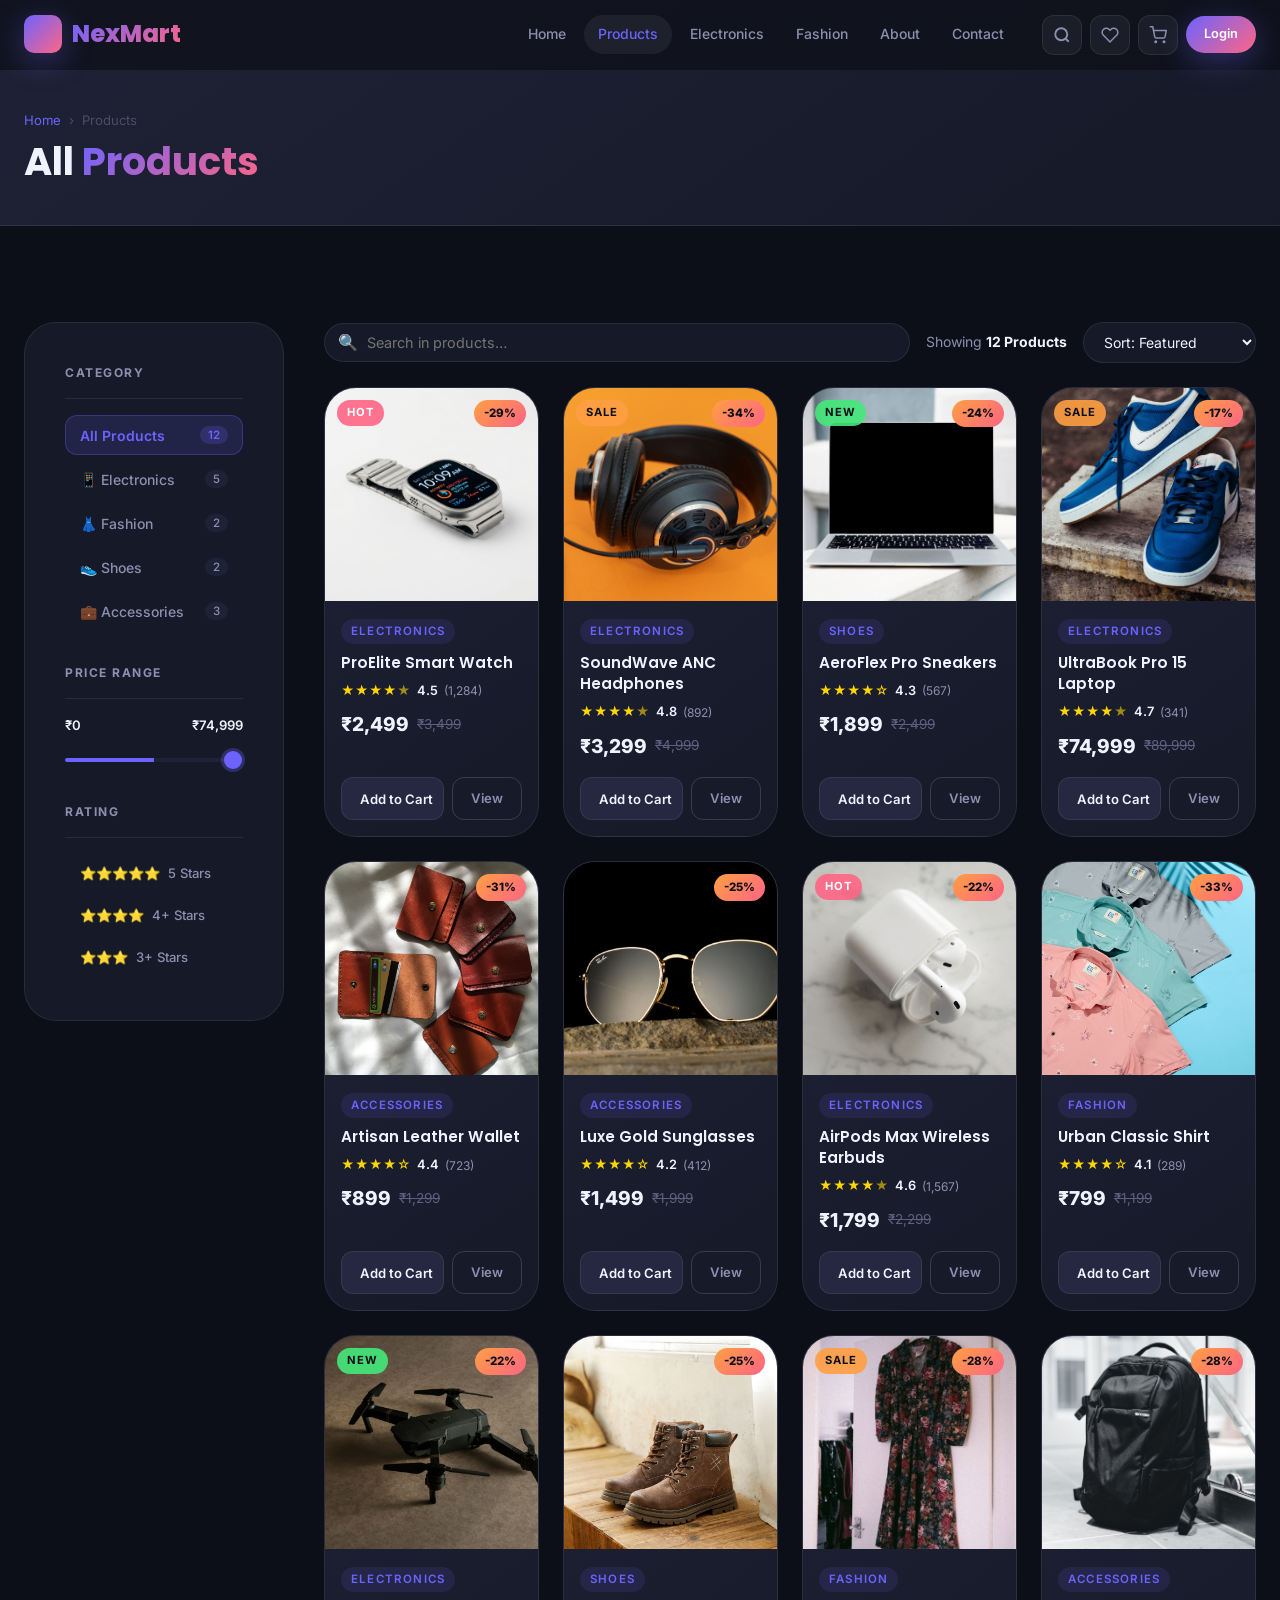
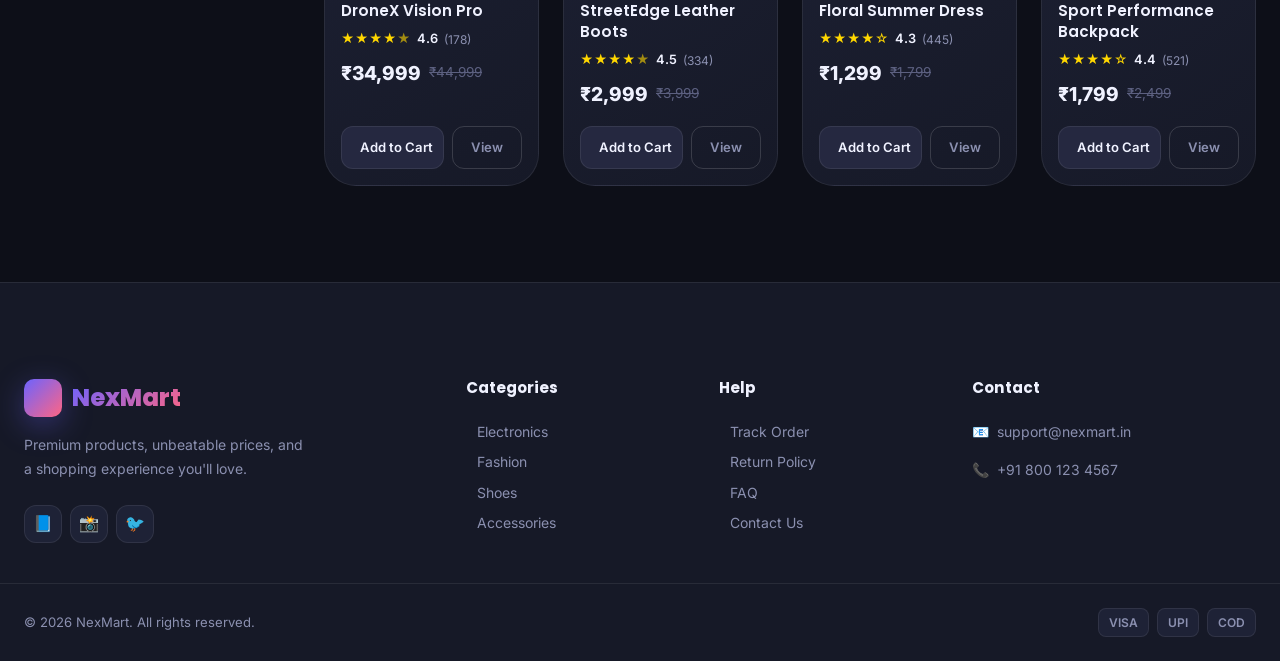
<file: products.html>
<!DOCTYPE html>
<html lang="en">
<head>
  <meta charset="UTF-8" />
  <meta name="viewport" content="width=device-width, initial-scale=1.0" />
  <title>All Products — NexMart</title>
  <meta name="description" content="Browse NexMart's complete catalog. Filter by category, price, and sort to find exactly what you need." />
  <link rel="icon" href="data:image/svg+xml,<svg xmlns='http://www.w3.org/2000/svg' viewBox='0 0 100 100'><text y='.9em' font-size='90'>🛍️</text></svg>" />
  <link rel="stylesheet" href="css/style.css" />
</head>
<body>

  <!-- ═══════════════ NAVBAR ═══════════════ -->
  <header id="navbar" role="banner">
    <div class="navbar__inner">
      <a href="index.html" class="navbar__logo" aria-label="NexMart Home">
        <span class="logo-icon" aria-hidden="true">🛍</span>
        <span>NexMart</span>
      </a>
      <button id="hamburger" aria-label="Toggle navigation menu" aria-expanded="false" aria-controls="nav-menu">
        <span></span><span></span><span></span>
      </button>
      <nav id="nav-menu" aria-label="Main navigation">
        <a href="index.html" class="nav-link">Home</a>
        <a href="products.html" class="nav-link active">Products</a>
        <a href="products.html?category=Electronics" class="nav-link">Electronics</a>
        <a href="products.html?category=Fashion" class="nav-link">Fashion</a>
        <a href="index.html#about" class="nav-link">About</a>
        <a href="index.html#contact" class="nav-link">Contact</a>
        <a href="login.html" class="btn btn--primary btn--sm navbar__login">Login</a>
      </nav>
      <div class="navbar__actions">
        <div class="search-wrap">
          <button id="search-toggle" class="nav-icon-btn" aria-label="Search" aria-expanded="false">
            <svg width="18" height="18" viewBox="0 0 24 24" fill="none" stroke="currentColor" stroke-width="2.5"><circle cx="11" cy="11" r="8"/><path d="M21 21l-4.35-4.35"/></svg>
          </button>
          <div id="search-bar" role="search">
            <input type="search" id="search-input" placeholder="Search products…" aria-label="Search products" />
          </div>
        </div>
        <a href="#" class="nav-icon-btn" aria-label="Wishlist">
          <svg width="18" height="18" viewBox="0 0 24 24" fill="none" stroke="currentColor" stroke-width="2"><path d="M20.84 4.61a5.5 5.5 0 0 0-7.78 0L12 5.67l-1.06-1.06a5.5 5.5 0 0 0-7.78 7.78l1.06 1.06L12 21.23l7.78-7.78 1.06-1.06a5.5 5.5 0 0 0 0-7.78z"/></svg>
          <span class="wishlist-count">0</span>
        </a>
        <a href="cart.html" class="nav-icon-btn" aria-label="Shopping cart">
          <svg width="18" height="18" viewBox="0 0 24 24" fill="none" stroke="currentColor" stroke-width="2"><circle cx="9" cy="21" r="1"/><circle cx="20" cy="21" r="1"/><path d="M1 1h4l2.68 13.39a2 2 0 0 0 2 1.61h9.72a2 2 0 0 0 2-1.61L23 6H6"/></svg>
          <span class="cart-count">0</span>
        </a>
        <a href="login.html" class="btn btn--primary btn--sm btn--login-nav">Login</a>
      </div>
    </div>
  </header>

  <!-- ═══════════════ PAGE HEADER ═══════════════ -->
  <div class="page-header">
    <div class="container">
      <nav class="breadcrumb" aria-label="Breadcrumb">
        <a href="index.html">Home</a>
        <span aria-hidden="true">›</span>
        <span aria-current="page">Products</span>
      </nav>
      <h1>All <span class="gradient-text">Products</span></h1>
    </div>
  </div>

  <main>
    <section class="section" aria-label="Product catalog">
      <div class="container">
        <div class="products-layout">

          <!-- ── SIDEBAR ── -->
          <aside class="products-sidebar" aria-label="Product filters">
            <div>
              <div class="sidebar-title">Category</div>
              <button class="filter-btn active" data-category="All" id="filter-all">
                All Products <span class="filter-count">12</span>
              </button>
              <button class="filter-btn" data-category="Electronics" id="filter-electronics">
                📱 Electronics <span class="filter-count">5</span>
              </button>
              <button class="filter-btn" data-category="Fashion" id="filter-fashion">
                👗 Fashion <span class="filter-count">2</span>
              </button>
              <button class="filter-btn" data-category="Shoes" id="filter-shoes">
                👟 Shoes <span class="filter-count">2</span>
              </button>
              <button class="filter-btn" data-category="Accessories" id="filter-accessories">
                💼 Accessories <span class="filter-count">3</span>
              </button>
            </div>

            <div class="price-range-wrap" style="margin-top:2rem;">
              <div class="sidebar-title">Price Range</div>
              <div class="price-display">
                <span>₹0</span>
                <span id="price-display">₹1,00,000</span>
              </div>
              <input type="range" id="price-max" min="0" max="100000" value="100000" step="500" aria-label="Maximum price filter" />
            </div>

            <div style="margin-top:2rem;">
              <div class="sidebar-title">Rating</div>
              <button class="filter-btn" style="margin-bottom:4px;font-size:0.82rem;">⭐⭐⭐⭐⭐ &nbsp;5 Stars</button>
              <button class="filter-btn" style="margin-bottom:4px;font-size:0.82rem;">⭐⭐⭐⭐ &nbsp;4+ Stars</button>
              <button class="filter-btn" style="margin-bottom:4px;font-size:0.82rem;">⭐⭐⭐ &nbsp;3+ Stars</button>
            </div>
          </aside>

          <!-- ── MAIN CONTENT ── -->
          <div>
            <!-- Top Bar -->
            <div class="products-topbar">
              <div class="products-search-wrap">
                <span class="search-icon" aria-hidden="true">🔍</span>
                <input
                  type="search"
                  id="products-search"
                  placeholder="Search in products…"
                  aria-label="Search products"
                />
              </div>
              <p class="result-info">Showing <strong id="result-count">12 Products</strong></p>
              <select id="sort-select" aria-label="Sort products">
                <option value="default">Sort: Featured</option>
                <option value="price-asc">Price: Low to High</option>
                <option value="price-desc">Price: High to Low</option>
                <option value="name-asc">Name: A → Z</option>
                <option value="name-desc">Name: Z → A</option>
                <option value="rating">Best Rating</option>
              </select>
            </div>

            <!-- Products Grid -->
            <div class="products-grid" id="products-grid" role="list" aria-label="Product listing"></div>
          </div>

        </div>
      </div>
    </section>
  </main>

  <!-- ═══════════════ FOOTER ═══════════════ -->
  <footer role="contentinfo" style="margin-top:0;">
    <div class="footer__grid">
      <div class="footer__brand">
        <a href="index.html" class="navbar__logo"><span class="logo-icon">🛍</span><span>NexMart</span></a>
        <p>Premium products, unbeatable prices, and a shopping experience you'll love.</p>
        <div class="footer__socials">
          <a href="#" class="social-btn" aria-label="Facebook">📘</a>
          <a href="#" class="social-btn" aria-label="Instagram">📸</a>
          <a href="#" class="social-btn" aria-label="Twitter">🐦</a>
        </div>
      </div>
      <div class="footer__col">
        <h4>Categories</h4>
        <nav class="footer__links">
          <a href="products.html?category=Electronics">Electronics</a>
          <a href="products.html?category=Fashion">Fashion</a>
          <a href="products.html?category=Shoes">Shoes</a>
          <a href="products.html?category=Accessories">Accessories</a>
        </nav>
      </div>
      <div class="footer__col">
        <h4>Help</h4>
        <nav class="footer__links">
          <a href="#">Track Order</a>
          <a href="#">Return Policy</a>
          <a href="#">FAQ</a>
          <a href="#">Contact Us</a>
        </nav>
      </div>
      <div class="footer__col">
        <h4>Contact</h4>
        <div class="footer__contact-item"><span>📧</span> support@nexmart.in</div>
        <div class="footer__contact-item"><span>📞</span> +91 800 123 4567</div>
      </div>
    </div>
    <div class="footer__bottom">
      <p>© 2026 NexMart. All rights reserved.</p>
      <div class="footer__payment">
        <span class="payment-icon">VISA</span>
        <span class="payment-icon">UPI</span>
        <span class="payment-icon">COD</span>
      </div>
    </div>
  </footer>

  <script src="js/products.js"></script>
  <script src="js/cart.js"></script>
  <script src="js/main.js"></script>
</body>
</html>
</file>
<file: css/style.css>
/* =============================================
   NEXMART — Complete Stylesheet
   Modern E-Commerce Design System
   ============================================= */

/* ── Google Fonts ─────────────────────────── */
@import url('https://fonts.googleapis.com/css2?family=Inter:wght@300;400;500;600;700;800;900&family=Poppins:wght@400;500;600;700;800&display=swap');

/* ── CSS Variables ────────────────────────── */
:root {
  /* Colors */
  --primary: #6C63FF;
  --primary-dark: #5A52D5;
  --primary-light: #EEF0FF;
  --secondary: #FF6584;
  --accent: #43E97B;
  --accent-orange: #FF9F43;
  --accent-cyan: #48dbfb;

  /* Neutrals */
  --bg: #0D0F18;
  --bg-card: #161927;
  --bg-card2: #1E2236;
  --bg-input: #252840;
  --border: rgba(255,255,255,0.08);
  --border-strong: rgba(255,255,255,0.15);

  /* Text */
  --text: #F0F2FF;
  --text-muted: #8B90B0;
  --text-dim: #5C6080;

  /* Gradients */
  --gradient-primary: linear-gradient(135deg, #6C63FF 0%, #FF6584 100%);
  --gradient-hero: linear-gradient(135deg, #0D0F18 0%, #1a1f3e 50%, #0D0F18 100%);
  --gradient-card: linear-gradient(145deg, #1E2236, #161927);
  --gradient-accent: linear-gradient(135deg, #43E97B 0%, #38f9d7 100%);
  --gradient-orange: linear-gradient(135deg, #FF9F43 0%, #FF6584 100%);

  /* Shadows */
  --shadow-sm: 0 2px 8px rgba(0,0,0,0.3);
  --shadow-md: 0 8px 24px rgba(0,0,0,0.4);
  --shadow-lg: 0 20px 60px rgba(0,0,0,0.5);
  --shadow-primary: 0 8px 30px rgba(108,99,255,0.35);
  --shadow-card: 0 4px 20px rgba(0,0,0,0.4);

  /* Spacing */
  --space-xs: 4px;
  --space-sm: 8px;
  --space-md: 16px;
  --space-lg: 24px;
  --space-xl: 40px;
  --space-2xl: 64px;
  --space-3xl: 96px;

  /* Border Radius */
  --radius-sm: 8px;
  --radius-md: 12px;
  --radius-lg: 20px;
  --radius-xl: 32px;
  --radius-full: 9999px;

  /* Typography */
  --font-sans: 'Inter', system-ui, sans-serif;
  --font-display: 'Poppins', 'Inter', sans-serif;

  /* Transitions */
  --transition: 0.25s cubic-bezier(0.4, 0, 0.2, 1);
  --transition-slow: 0.5s cubic-bezier(0.4, 0, 0.2, 1);

  /* Navbar height */
  --navbar-height: 70px;
}

/* ── Reset & Base ─────────────────────────── */
*, *::before, *::after { box-sizing: border-box; margin: 0; padding: 0; }

html { scroll-behavior: smooth; font-size: 16px; }

body {
  font-family: var(--font-sans);
  background: var(--bg);
  color: var(--text);
  line-height: 1.6;
  overflow-x: hidden;
  min-height: 100vh;
}

body.nav-open { overflow: hidden; }

img { max-width: 100%; display: block; }
a { color: inherit; text-decoration: none; }
button { cursor: pointer; font-family: inherit; border: none; background: none; }
input, select, textarea { font-family: inherit; }
ul, ol { list-style: none; }

/* ── Scrollbar ────────────────────────────── */
::-webkit-scrollbar { width: 6px; height: 6px; }
::-webkit-scrollbar-track { background: var(--bg-card); }
::-webkit-scrollbar-thumb { background: var(--primary); border-radius: var(--radius-full); }

/* ── Typography ───────────────────────────── */
h1, h2, h3, h4, h5 { font-family: var(--font-display); line-height: 1.2; font-weight: 700; }
h1 { font-size: clamp(2rem, 5vw, 3.5rem); }
h2 { font-size: clamp(1.5rem, 3vw, 2.5rem); }
h3 { font-size: clamp(1.1rem, 2vw, 1.4rem); }

/* ── Container ────────────────────────────── */
.container { max-width: 1280px; margin: 0 auto; padding: 0 var(--space-lg); }
@media (max-width: 768px) { .container { padding: 0 var(--space-md); } }

/* ── Section ──────────────────────────────── */
.section { padding: var(--space-3xl) 0; }
.section-sm { padding: var(--space-2xl) 0; }

.section-header { text-align: center; margin-bottom: var(--space-2xl); }
.section-header .section-tag {
  display: inline-flex;
  align-items: center;
  gap: 6px;
  font-size: 0.8rem;
  font-weight: 600;
  letter-spacing: 2px;
  text-transform: uppercase;
  color: var(--primary);
  background: var(--primary-light);
  background: rgba(108,99,255,0.15);
  padding: 6px 16px;
  border-radius: var(--radius-full);
  margin-bottom: var(--space-md);
}
.section-header h2 { margin-bottom: var(--space-sm); }
.section-header p { color: var(--text-muted); max-width: 560px; margin: 0 auto; }

/* ── Gradient Text ────────────────────────── */
.gradient-text {
  background: var(--gradient-primary);
  -webkit-background-clip: text;
  -webkit-text-fill-color: transparent;
  background-clip: text;
}

/* ── Buttons ──────────────────────────────── */
.btn {
  display: inline-flex;
  align-items: center;
  justify-content: center;
  gap: 8px;
  padding: 12px 28px;
  border-radius: var(--radius-full);
  font-weight: 600;
  font-size: 0.9rem;
  transition: all var(--transition);
  white-space: nowrap;
  position: relative;
  overflow: hidden;
}

.btn::after {
  content: '';
  position: absolute;
  inset: 0;
  background: rgba(255,255,255,0);
  transition: background var(--transition);
}

.btn:hover::after { background: rgba(255,255,255,0.08); }

.btn--primary {
  background: var(--gradient-primary);
  color: #fff;
  box-shadow: var(--shadow-primary);
}
.btn--primary:hover { transform: translateY(-2px); box-shadow: 0 12px 40px rgba(108,99,255,0.5); }
.btn--primary:active { transform: translateY(0); }

.btn--outline {
  background: transparent;
  border: 2px solid var(--border-strong);
  color: var(--text);
}
.btn--outline:hover { border-color: var(--primary); color: var(--primary); background: rgba(108,99,255,0.08); }

.btn--ghost {
  background: rgba(255,255,255,0.06);
  color: var(--text);
  border: 1px solid var(--border);
}
.btn--ghost:hover { background: rgba(255,255,255,0.12); border-color: var(--border-strong); }

.btn--cart {
  flex: 1;
  background: var(--bg-input);
  color: var(--text);
  border: 1px solid var(--border);
  font-size: 0.82rem;
  padding: 10px 14px;
  border-radius: var(--radius-md);
  transition: all var(--transition);
}
.btn--cart:hover {
  background: var(--primary);
  border-color: var(--primary);
  color: #fff;
  box-shadow: var(--shadow-primary);
}
.btn--cart.added { background: var(--accent) !important; border-color: var(--accent) !important; color: #0D0F18 !important; }

.btn--view {
  display: inline-flex;
  align-items: center;
  justify-content: center;
  padding: 10px 18px;
  border-radius: var(--radius-md);
  font-size: 0.82rem;
  font-weight: 600;
  background: transparent;
  border: 1px solid var(--border-strong);
  color: var(--text-muted);
  transition: all var(--transition);
}
.btn--view:hover { background: var(--bg-card2); border-color: var(--primary); color: var(--primary); }

.btn--lg { padding: 16px 40px; font-size: 1rem; }
.btn--sm { padding: 8px 18px; font-size: 0.8rem; }
.btn--danger { background: rgba(255,101,84,0.15); color: #FF6584; border: 1px solid rgba(255,101,84,0.25); }
.btn--danger:hover { background: #FF6584; color: #fff; }

/* ── Animations ───────────────────────────── */
@keyframes fadeInUp {
  from { opacity: 0; transform: translateY(40px); }
  to   { opacity: 1; transform: translateY(0); }
}
@keyframes fadeInLeft {
  from { opacity: 0; transform: translateX(-40px); }
  to   { opacity: 1; transform: translateX(0); }
}
@keyframes fadeInRight {
  from { opacity: 0; transform: translateX(40px); }
  to   { opacity: 1; transform: translateX(0); }
}
@keyframes fadeIn {
  from { opacity: 0; }
  to   { opacity: 1; }
}
@keyframes pulse {
  0%, 100% { transform: scale(1); }
  50%       { transform: scale(1.05); }
}
@keyframes float {
  0%, 100% { transform: translateY(0px); }
  50%       { transform: translateY(-12px); }
}
@keyframes spin {
  to { transform: rotate(360deg); }
}
@keyframes shimmer {
  to { background-position: -200% center; }
}
@keyframes ripple {
  to { transform: scale(2.5); opacity: 0; }
}
@keyframes gradientShift {
  0%   { background-position: 0% 50%; }
  50%  { background-position: 100% 50%; }
  100% { background-position: 0% 50%; }
}

.fade-in { opacity: 0; transition: opacity 0.7s ease, transform 0.7s ease; }
.slide-up { opacity: 0; transform: translateY(30px); transition: opacity 0.6s ease, transform 0.6s ease; }
.slide-left { opacity: 0; transform: translateX(-30px); transition: opacity 0.6s ease, transform 0.6s ease; }
.slide-right { opacity: 0; transform: translateX(30px); transition: opacity 0.6s ease, transform 0.6s ease; }
.fade-in.visible, .slide-up.visible, .slide-left.visible, .slide-right.visible {
  opacity: 1; transform: none;
}

/* ── Navbar ───────────────────────────────── */
#navbar {
  position: fixed;
  top: 0;
  left: 0;
  right: 0;
  z-index: 1000;
  height: var(--navbar-height);
  display: flex;
  align-items: center;
  background: rgba(13, 15, 24, 0.7);
  backdrop-filter: blur(20px);
  -webkit-backdrop-filter: blur(20px);
  border-bottom: 1px solid transparent;
  transition: all 0.4s ease;
}

#navbar.scrolled {
  background: rgba(13, 15, 24, 0.95);
  border-bottom-color: var(--border);
  box-shadow: var(--shadow-sm);
}

.navbar__inner {
  width: 100%;
  max-width: 1280px;
  margin: 0 auto;
  padding: 0 var(--space-lg);
  display: flex;
  align-items: center;
  gap: var(--space-lg);
}

.navbar__logo {
  display: flex;
  align-items: center;
  gap: 10px;
  font-family: var(--font-display);
  font-size: 1.5rem;
  font-weight: 800;
  flex-shrink: 0;
}
.navbar__logo .logo-icon {
  width: 38px;
  height: 38px;
  background: var(--gradient-primary);
  border-radius: 10px;
  display: flex;
  align-items: center;
  justify-content: center;
  font-size: 1.1rem;
  box-shadow: var(--shadow-primary);
}
.navbar__logo span { background: var(--gradient-primary); -webkit-background-clip: text; -webkit-text-fill-color: transparent; background-clip: text; }

#nav-menu {
  display: flex;
  align-items: center;
  gap: var(--space-xs);
  margin-left: auto;
}

.nav-link {
  padding: 8px 14px;
  border-radius: var(--radius-full);
  font-size: 0.875rem;
  font-weight: 500;
  color: var(--text-muted);
  transition: all var(--transition);
  position: relative;
}
.nav-link:hover, .nav-link.active { color: var(--text); background: rgba(255,255,255,0.06); }
.nav-link.active { color: var(--primary); }

.navbar__actions {
  display: flex;
  align-items: center;
  gap: var(--space-sm);
  flex-shrink: 0;
}

.nav-icon-btn {
  position: relative;
  display: flex;
  align-items: center;
  justify-content: center;
  width: 40px;
  height: 40px;
  border-radius: var(--radius-md);
  background: rgba(255,255,255,0.05);
  color: var(--text-muted);
  font-size: 1.1rem;
  transition: all var(--transition);
  border: 1px solid var(--border);
}
.nav-icon-btn:hover { background: var(--primary); color: #fff; border-color: var(--primary); transform: translateY(-1px); }

.cart-count, .wishlist-count {
  position: absolute;
  top: -6px;
  right: -6px;
  min-width: 18px;
  height: 18px;
  background: var(--secondary);
  color: #fff;
  font-size: 0.65rem;
  font-weight: 700;
  border-radius: var(--radius-full);
  display: flex;
  align-items: center;
  justify-content: center;
  padding: 0 4px;
  border: 2px solid var(--bg);
  display: none;
}

/* Search Bar */
.search-wrap { position: relative; }
#search-bar {
  position: absolute;
  top: calc(100% + 8px);
  right: 0;
  width: 300px;
  background: var(--bg-card2);
  border: 1px solid var(--border-strong);
  border-radius: var(--radius-lg);
  padding: var(--space-sm);
  opacity: 0;
  visibility: hidden;
  transform: translateY(-8px) scale(0.97);
  transition: all 0.25s ease;
  box-shadow: var(--shadow-lg);
}
#search-bar.open { opacity: 1; visibility: visible; transform: translateY(0) scale(1); }

#search-input {
  width: 100%;
  background: var(--bg-input);
  border: 1px solid var(--border);
  color: var(--text);
  padding: 10px 16px;
  border-radius: var(--radius-md);
  outline: none;
  font-size: 0.9rem;
}
#search-input:focus { border-color: var(--primary); box-shadow: 0 0 0 3px rgba(108,99,255,0.15); }

/* Hamburger */
#hamburger {
  display: none;
  flex-direction: column;
  justify-content: center;
  width: 40px;
  height: 40px;
  gap: 5px;
  padding: 8px;
  border-radius: var(--radius-md);
  background: rgba(255,255,255,0.05);
  border: 1px solid var(--border);
  cursor: pointer;
}
#hamburger span {
  display: block;
  height: 2px;
  background: var(--text);
  border-radius: 2px;
  transition: all 0.3s;
}
#hamburger.open span:nth-child(1) { transform: translateY(7px) rotate(45deg); }
#hamburger.open span:nth-child(2) { opacity: 0; transform: scaleX(0); }
#hamburger.open span:nth-child(3) { transform: translateY(-7px) rotate(-45deg); }

.navbar__login {
  display: none;
}

@media (max-width: 1100px) {
  #nav-menu {
    position: fixed;
    top: var(--navbar-height);
    left: 0;
    right: 0;
    bottom: 0;
    flex-direction: column;
    align-items: center;
    justify-content: flex-start;
    padding: var(--space-xl) var(--space-lg);
    gap: var(--space-sm);
    background: rgba(13, 15, 24, 0.97);
    backdrop-filter: blur(30px);
    opacity: 0;
    visibility: hidden;
    transform: translateX(100%);
    transition: all 0.35s ease;
    border-top: 1px solid var(--border);
    overflow-y: auto;
    z-index: 999;
  }
  #nav-menu.open { opacity: 1; visibility: visible; transform: translateX(0); }
  .nav-link { font-size: 1.1rem; padding: 14px 28px; width: 100%; text-align: center; }
  #hamburger { display: flex; }
  .navbar__login { display: flex; }
  .navbar__actions .btn--login-nav { display: none; }
}

@media (max-width: 480px) {
  .navbar__inner { padding: 0 var(--space-md); gap: var(--space-sm); }
  .navbar__logo { font-size: 1.2rem; }
}

/* ── Hero Section ─────────────────────────── */
.hero {
  min-height: 100svh;
  display: flex;
  align-items: center;
  position: relative;
  overflow: hidden;
  padding-top: var(--navbar-height);
}

.hero__bg {
  position: absolute;
  inset: 0;
  background: var(--gradient-hero);
  z-index: 0;
}

/* Animated background orbs */
.hero__bg::before {
  content: '';
  position: absolute;
  width: 700px;
  height: 700px;
  background: radial-gradient(circle, rgba(108,99,255,0.18) 0%, transparent 70%);
  top: -200px;
  left: -200px;
  border-radius: 50%;
  animation: float 8s ease-in-out infinite;
}
.hero__bg::after {
  content: '';
  position: absolute;
  width: 500px;
  height: 500px;
  background: radial-gradient(circle, rgba(255,101,132,0.12) 0%, transparent 70%);
  bottom: -100px;
  right: -100px;
  border-radius: 50%;
  animation: float 10s ease-in-out infinite reverse;
}

.hero__grid-overlay {
  position: absolute;
  inset: 0;
  background-image:
    linear-gradient(rgba(108,99,255,0.04) 1px, transparent 1px),
    linear-gradient(90deg, rgba(108,99,255,0.04) 1px, transparent 1px);
  background-size: 50px 50px;
  z-index: 0;
}

.hero__inner {
  position: relative;
  z-index: 1;
  display: grid;
  grid-template-columns: 1fr 1fr;
  align-items: center;
  gap: var(--space-2xl);
  max-width: 1280px;
  margin: 0 auto;
  padding: var(--space-3xl) var(--space-lg);
  width: 100%;
}

.hero__content { opacity: 0; transform: translateX(-40px); transition: all 0.8s cubic-bezier(0.4,0,0.2,1); }
.hero__content.visible { opacity: 1; transform: translateX(0); }

.hero__tag {
  display: inline-flex;
  align-items: center;
  gap: 8px;
  font-size: 0.8rem;
  font-weight: 600;
  letter-spacing: 1.5px;
  text-transform: uppercase;
  color: var(--accent);
  background: rgba(67,233,123,0.12);
  border: 1px solid rgba(67,233,123,0.2);
  padding: 6px 16px;
  border-radius: var(--radius-full);
  margin-bottom: var(--space-lg);
}
.hero__tag .dot { width: 6px; height: 6px; background: var(--accent); border-radius: 50%; animation: pulse 2s infinite; }

.hero__title {
  font-size: clamp(2.4rem, 5.5vw, 4.2rem);
  font-weight: 900;
  line-height: 1.1;
  margin-bottom: var(--space-lg);
  letter-spacing: -1px;
}

.hero__subtitle {
  font-size: 1.1rem;
  color: var(--text-muted);
  margin-bottom: var(--space-xl);
  max-width: 480px;
  line-height: 1.7;
}

.hero__cta {
  display: flex;
  flex-wrap: wrap;
  gap: var(--space-md);
  margin-bottom: var(--space-xl);
}

.hero__stats {
  display: flex;
  gap: var(--space-xl);
  padding-top: var(--space-lg);
  border-top: 1px solid var(--border);
}
.hero__stat-item {}
.hero__stat-num {
  font-family: var(--font-display);
  font-size: 1.8rem;
  font-weight: 800;
  background: var(--gradient-primary);
  -webkit-background-clip: text;
  -webkit-text-fill-color: transparent;
  background-clip: text;
}
.hero__stat-label { font-size: 0.78rem; color: var(--text-muted); font-weight: 500; text-transform: uppercase; letter-spacing: 1px; }

/* Hero Visual */
.hero__visual {
  opacity: 0;
  transform: translateX(40px);
  transition: all 0.8s cubic-bezier(0.4,0,0.2,1) 0.2s;
  display: flex;
  justify-content: center;
  align-items: center;
}
.hero__visual.visible { opacity: 1; transform: translateX(0); }

.hero__visual-inner {
  position: relative;
  width: 100%;
  max-width: 480px;
  aspect-ratio: 1;
  display: flex;
  align-items: center;
  justify-content: center;
}

/* Animated rings */
.hero__ring {
  position: absolute;
  border-radius: 50%;
  border: 1px solid;
}
.hero__ring-1 {
  width: 100%;
  height: 100%;
  border-color: rgba(108,99,255,0.15);
  animation: spin 30s linear infinite;
}
.hero__ring-2 {
  width: 78%;
  height: 78%;
  border-color: rgba(255,101,132,0.12);
  animation: spin 20s linear infinite reverse;
}
.hero__ring-3 {
  width: 55%;
  height: 55%;
  border-color: rgba(67,233,123,0.12);
  animation: spin 15s linear infinite;
}

/* Central card */
.hero__center-card {
  position: relative;
  z-index: 2;
  background: var(--gradient-card);
  border: 1px solid var(--border-strong);
  border-radius: var(--radius-xl);
  padding: var(--space-xl);
  text-align: center;
  box-shadow: var(--shadow-lg);
  animation: float 5s ease-in-out infinite;
  min-width: 200px;
}
.hero__center-card .card-icon { font-size: 4rem; margin-bottom: var(--space-md); }
.hero__center-card h3 { font-size: 1.4rem; margin-bottom: var(--space-sm); }
.hero__center-card p { color: var(--text-muted); font-size: 0.85rem; }
.hero__center-card .card-price {
  display: inline-block;
  background: var(--gradient-primary);
  -webkit-background-clip: text;
  -webkit-text-fill-color: transparent;
  background-clip: text;
  font-size: 1.6rem;
  font-weight: 800;
  margin-top: var(--space-sm);
}

/* Floating badges */
.hero__float-badge {
  position: absolute;
  background: var(--bg-card2);
  border: 1px solid var(--border-strong);
  border-radius: var(--radius-lg);
  padding: 10px 16px;
  font-weight: 600;
  font-size: 0.8rem;
  box-shadow: var(--shadow-md);
  white-space: nowrap;
  z-index: 3;
}
.hero__float-badge--1 { top: 12%; left: -5%; animation: float 4s ease-in-out infinite; }
.hero__float-badge--2 { top: 12%; right: -5%; animation: float 5s ease-in-out infinite 1s; color: var(--accent); }
.hero__float-badge--3 { bottom: 12%; left: -5%; animation: float 6s ease-in-out infinite 0.5s; color: var(--accent-orange); }
.hero__float-badge--4 { bottom: 12%; right: -5%; animation: float 4.5s ease-in-out infinite 1.5s; color: var(--secondary); }

@media (max-width: 900px) {
  .hero__inner { grid-template-columns: 1fr; text-align: center; gap: var(--space-xl); }
  .hero__subtitle { margin: 0 auto var(--space-xl); }
  .hero__cta { justify-content: center; }
  .hero__stats { justify-content: center; }
  .hero__visual { max-width: 380px; margin: 0 auto; }
  .hero__float-badge--1, .hero__float-badge--3 { left: 0; }
  .hero__float-badge--2, .hero__float-badge--4 { right: 0; }
}
@media (max-width: 480px) {
  .hero__float-badge { display: none; }
}

/* ── Categories Section ───────────────────── */
.categories__grid {
  display: grid;
  grid-template-columns: repeat(4, 1fr);
  gap: var(--space-lg);
}

.category-card {
  background: var(--gradient-card);
  border: 1px solid var(--border);
  border-radius: var(--radius-xl);
  padding: var(--space-xl) var(--space-lg);
  text-align: center;
  cursor: pointer;
  transition: all var(--transition);
  position: relative;
  overflow: hidden;
  text-decoration: none;
  color: var(--text);
  display: block;
}

.category-card::before {
  content: '';
  position: absolute;
  inset: 0;
  background: var(--gradient-primary);
  opacity: 0;
  transition: opacity var(--transition);
}

.category-card:hover {
  transform: translateY(-6px);
  border-color: var(--primary);
  box-shadow: var(--shadow-primary);
}
.category-card:hover::before { opacity: 0.06; }

.category-card__icon {
  font-size: 3.2rem;
  margin-bottom: var(--space-md);
  display: block;
  transition: transform var(--transition);
}
.category-card:hover .category-card__icon { transform: scale(1.15) rotate(-5deg); }

.category-card__name { font-weight: 700; font-size: 1.05rem; margin-bottom: 6px; position: relative; }
.category-card__count { font-size: 0.8rem; color: var(--text-muted); position: relative; }
.category-card__arrow {
  display: inline-flex;
  align-items: center;
  justify-content: center;
  width: 32px;
  height: 32px;
  background: rgba(108,99,255,0.15);
  border-radius: 50%;
  font-size: 1rem;
  margin-top: var(--space-md);
  position: relative;
  transition: all var(--transition);
}
.category-card:hover .category-card__arrow { background: var(--primary); transform: translateX(4px); }

@media (max-width: 900px) { .categories__grid { grid-template-columns: repeat(2, 1fr); } }
@media (max-width: 480px) { .categories__grid { grid-template-columns: repeat(2, 1fr); gap: var(--space-md); } }

/* ── Product Cards ────────────────────────── */
.products-grid {
  display: grid;
  grid-template-columns: repeat(4, 1fr);
  gap: var(--space-lg);
}

.product-card {
  background: var(--gradient-card);
  border: 1px solid var(--border);
  border-radius: var(--radius-xl);
  overflow: hidden;
  transition: all var(--transition);
  display: flex;
  flex-direction: column;
  position: relative;
}

.product-card:hover {
  transform: translateY(-6px);
  border-color: rgba(108,99,255,0.4);
  box-shadow: var(--shadow-card), 0 0 40px rgba(108,99,255,0.15);
}

/* Image */
.product-card__image-wrap {
  position: relative;
  width: 100%;
  aspect-ratio: 1;
  overflow: hidden;
  background: var(--bg-card2);
}

.product-card__img {
  width: 100%;
  height: 100%;
  object-fit: cover;
  transition: transform 0.5s ease;
}
.product-card:hover .product-card__img { transform: scale(1.07); }

/* Placeholder when image fails */
.img-placeholder {
  background: linear-gradient(135deg, #1E2236 0%, #252840 100%);
  display: flex;
  align-items: center;
  justify-content: center;
}
.img-placeholder::after {
  content: '🛍️';
  font-size: 3rem;
}

/* Badge */
.product-card__badge {
  position: absolute;
  top: 12px;
  left: 12px;
  padding: 4px 10px;
  border-radius: var(--radius-full);
  font-size: 0.7rem;
  font-weight: 700;
  letter-spacing: 1px;
  text-transform: uppercase;
}
.badge--hot { background: rgba(255,101,132,0.9); color: #fff; }
.badge--new { background: rgba(67,233,123,0.9); color: #0D0F18; }
.badge--sale { background: rgba(255,159,67,0.9); color: #0D0F18; }

/* Discount */
.product-card__discount {
  position: absolute;
  top: 12px;
  right: 12px;
  background: var(--gradient-orange);
  color: #0D0F18;
  font-size: 0.72rem;
  font-weight: 800;
  padding: 4px 10px;
  border-radius: var(--radius-full);
}

/* Wishlist */
.product-card__wishlist {
  position: absolute;
  bottom: 12px;
  right: 12px;
  width: 34px;
  height: 34px;
  background: rgba(13,15,24,0.8);
  border: 1px solid var(--border);
  border-radius: 50%;
  display: flex;
  align-items: center;
  justify-content: center;
  font-size: 0.9rem;
  cursor: pointer;
  opacity: 0;
  transform: scale(0.8);
  transition: all var(--transition);
  backdrop-filter: blur(10px);
}
.product-card:hover .product-card__wishlist { opacity: 1; transform: scale(1); }
.product-card__wishlist:hover { background: rgba(255,101,132,0.2); border-color: var(--secondary); transform: scale(1.1); }
.product-card__wishlist.active { opacity: 1; transform: scale(1); background: rgba(255,101,132,0.15); border-color: var(--secondary); }

/* Body */
.product-card__body { padding: var(--space-md); flex: 1; }

.product-card__category {
  font-size: 0.72rem;
  font-weight: 600;
  text-transform: uppercase;
  letter-spacing: 1.2px;
  color: var(--primary);
  background: rgba(108,99,255,0.12);
  padding: 3px 10px;
  border-radius: var(--radius-full);
  display: inline-block;
  margin-bottom: var(--space-sm);
}

.product-card__name {
  font-size: 0.95rem;
  font-weight: 600;
  margin-bottom: var(--space-sm);
  display: -webkit-box;
  -webkit-line-clamp: 2;
  -webkit-box-orient: vertical;
  overflow: hidden;
  line-height: 1.4;
}

.product-card__rating {
  display: flex;
  align-items: center;
  gap: 6px;
  margin-bottom: var(--space-sm);
}
.stars { color: #FFD700; font-size: 0.8rem; letter-spacing: 1px; }
.half-star { opacity: 0.6; }
.rating-value { font-size: 0.8rem; font-weight: 600; color: var(--text); }
.rating-count { font-size: 0.75rem; color: var(--text-muted); }

.product-card__pricing {
  display: flex;
  align-items: center;
  gap: var(--space-sm);
}
.price-current { font-size: 1.2rem; font-weight: 800; color: var(--text); }
.price-old { font-size: 0.85rem; color: var(--text-dim); text-decoration: line-through; }

/* Actions */
.product-card__actions {
  display: flex;
  gap: var(--space-sm);
  padding: 0 var(--space-md) var(--space-md);
}

@media (max-width: 1200px) { .products-grid { grid-template-columns: repeat(3, 1fr); } }
@media (max-width: 900px) { .products-grid { grid-template-columns: repeat(2, 1fr); } }
@media (max-width: 480px) { .products-grid { grid-template-columns: 1fr; } }

/* ── Promo Banner ─────────────────────────── */
.promo-section {
  background: linear-gradient(135deg, #1a1040 0%, #0D0F18 40%, #1a0820 100%);
  position: relative;
  overflow: hidden;
}
.promo-section::before {
  content: '';
  position: absolute;
  width: 600px;
  height: 600px;
  background: radial-gradient(circle, rgba(108,99,255,0.2) 0%, transparent 70%);
  top: -200px;
  right: -100px;
}
.promo-section::after {
  content: '';
  position: absolute;
  width: 400px;
  height: 400px;
  background: radial-gradient(circle, rgba(255,101,132,0.15) 0%, transparent 70%);
  bottom: -100px;
  left: -100px;
}

.promo__inner {
  position: relative;
  z-index: 1;
  display: grid;
  grid-template-columns: 1fr auto;
  align-items: center;
  gap: var(--space-2xl);
  max-width: 1280px;
  margin: 0 auto;
  padding: var(--space-3xl) var(--space-lg);
}

.promo__label {
  display: inline-flex;
  align-items: center;
  gap: 8px;
  font-size: 0.8rem;
  font-weight: 700;
  letter-spacing: 2px;
  text-transform: uppercase;
  color: var(--accent-orange);
  margin-bottom: var(--space-md);
}
.promo__title {
  font-size: clamp(2rem, 4vw, 3.2rem);
  font-weight: 900;
  line-height: 1.1;
  margin-bottom: var(--space-md);
}
.promo__highlight {
  background: var(--gradient-orange);
  -webkit-background-clip: text;
  -webkit-text-fill-color: transparent;
  background-clip: text;
}
.promo__desc { color: var(--text-muted); font-size: 1.05rem; margin-bottom: var(--space-xl); max-width: 500px; }

.promo__timer {
  display: flex;
  gap: var(--space-md);
  margin-bottom: var(--space-xl);
}
.timer-unit {
  text-align: center;
  background: rgba(255,255,255,0.06);
  border: 1px solid var(--border);
  border-radius: var(--radius-md);
  padding: 12px 16px;
  min-width: 64px;
}
.timer-num { font-size: 1.8rem; font-weight: 800; font-family: var(--font-display); display: block; }
.timer-label { font-size: 0.65rem; text-transform: uppercase; letter-spacing: 1px; color: var(--text-muted); }

.promo__visual {
  font-size: 10rem;
  opacity: 0.15;
  animation: float 5s ease-in-out infinite;
  user-select: none;
}

@media (max-width: 768px) {
  .promo__inner { grid-template-columns: 1fr; }
  .promo__visual { display: none; }
}

/* ── Why Choose Us ────────────────────────── */
.features-grid {
  display: grid;
  grid-template-columns: repeat(4, 1fr);
  gap: var(--space-lg);
}

.feature-card {
  background: var(--gradient-card);
  border: 1px solid var(--border);
  border-radius: var(--radius-xl);
  padding: var(--space-xl);
  text-align: center;
  transition: all var(--transition);
  position: relative;
  overflow: hidden;
}
.feature-card::after {
  content: '';
  position: absolute;
  bottom: 0;
  left: 0;
  right: 0;
  height: 3px;
  background: var(--gradient-primary);
  transform: scaleX(0);
  transition: transform var(--transition);
}
.feature-card:hover { transform: translateY(-4px); border-color: rgba(108,99,255,0.3); }
.feature-card:hover::after { transform: scaleX(1); }

.feature-card__icon {
  display: flex;
  align-items: center;
  justify-content: center;
  width: 64px;
  height: 64px;
  border-radius: var(--radius-lg);
  font-size: 1.8rem;
  margin: 0 auto var(--space-lg);
  transition: transform var(--transition);
}
.feature-card:hover .feature-card__icon { transform: scale(1.1); }

.feature-card__title { font-size: 1.05rem; font-weight: 700; margin-bottom: var(--space-sm); }
.feature-card__desc { font-size: 0.875rem; color: var(--text-muted); line-height: 1.6; }

@media (max-width: 900px) { .features-grid { grid-template-columns: repeat(2, 1fr); } }
@media (max-width: 480px) { .features-grid { grid-template-columns: 1fr; } }

/* ── Stats Row ────────────────────────────── */
.stats-section { background: var(--bg-card); border-top: 1px solid var(--border); border-bottom: 1px solid var(--border); }
.stats-grid {
  display: grid;
  grid-template-columns: repeat(4, 1fr);
  gap: 1px;
  background: var(--border);
}
.stat-box {
  background: var(--bg-card);
  padding: var(--space-xl);
  text-align: center;
}
.stat-number {
  font-family: var(--font-display);
  font-size: 2.4rem;
  font-weight: 900;
  background: var(--gradient-primary);
  -webkit-background-clip: text;
  -webkit-text-fill-color: transparent;
  background-clip: text;
  display: block;
}
.stat-label { font-size: 0.875rem; color: var(--text-muted); margin-top: 4px; }
@media (max-width: 768px) { .stats-grid { grid-template-columns: repeat(2, 1fr); } }

/* ── Newsletter ───────────────────────────── */
.newsletter-section {
  background: linear-gradient(135deg, rgba(108,99,255,0.12) 0%, rgba(255,101,132,0.08) 100%);
  border-top: 1px solid var(--border);
  border-bottom: 1px solid var(--border);
}
.newsletter-inner {
  max-width: 600px;
  margin: 0 auto;
  text-align: center;
  padding: var(--space-3xl) var(--space-lg);
}
.newsletter-inner h2 { margin-bottom: var(--space-sm); }
.newsletter-inner p { color: var(--text-muted); margin-bottom: var(--space-xl); }

.newsletter-form {
  display: flex;
  gap: var(--space-sm);
  background: var(--bg-card2);
  border: 1px solid var(--border-strong);
  border-radius: var(--radius-full);
  padding: 6px;
}
.newsletter-form input {
  flex: 1;
  background: none;
  border: none;
  color: var(--text);
  padding: 8px 16px;
  outline: none;
  font-size: 0.9rem;
}
.newsletter-form input::placeholder { color: var(--text-muted); }

/* ── Footer ───────────────────────────────── */
footer {
  background: var(--bg-card);
  border-top: 1px solid var(--border);
  padding: var(--space-3xl) 0 0;
}

.footer__grid {
  display: grid;
  grid-template-columns: 2fr 1fr 1fr 1.5fr;
  gap: var(--space-2xl);
  max-width: 1280px;
  margin: 0 auto;
  padding: 0 var(--space-lg);
}

.footer__brand p { color: var(--text-muted); font-size: 0.875rem; line-height: 1.7; margin: var(--space-md) 0 var(--space-lg); max-width: 280px; }
.footer__socials { display: flex; gap: var(--space-sm); }
.social-btn {
  width: 38px;
  height: 38px;
  border-radius: var(--radius-md);
  background: var(--bg-card2);
  border: 1px solid var(--border);
  display: flex;
  align-items: center;
  justify-content: center;
  font-size: 1rem;
  color: var(--text-muted);
  transition: all var(--transition);
}
.social-btn:hover { background: var(--primary); border-color: var(--primary); color: #fff; transform: translateY(-2px); }

.footer__col h4 { font-size: 0.95rem; font-weight: 700; margin-bottom: var(--space-lg); }
.footer__links { display: flex; flex-direction: column; gap: var(--space-sm); }
.footer__links a { font-size: 0.875rem; color: var(--text-muted); transition: color var(--transition); display: flex; align-items: center; gap: 6px; }
.footer__links a:hover { color: var(--primary); }
.footer__links a::before { content: '›'; opacity: 0; transform: translateX(-4px); transition: all var(--transition); }
.footer__links a:hover::before { opacity: 1; transform: translateX(0); }

.footer__contact-item { display: flex; gap: var(--space-sm); margin-bottom: var(--space-md); font-size: 0.875rem; color: var(--text-muted); }
.footer__contact-icon { flex-shrink: 0; color: var(--primary); }

.footer__bottom {
  border-top: 1px solid var(--border);
  padding: var(--space-lg);
  display: flex;
  align-items: center;
  justify-content: space-between;
  gap: var(--space-lg);
  max-width: 1280px;
  margin: var(--space-xl) auto 0;
  font-size: 0.82rem;
  color: var(--text-muted);
  flex-wrap: wrap;
}
.footer__payment { display: flex; gap: var(--space-sm); }
.payment-icon {
  background: var(--bg-card2);
  border: 1px solid var(--border);
  border-radius: var(--radius-sm);
  padding: 4px 10px;
  font-size: 0.75rem;
  font-weight: 600;
  color: var(--text-muted);
}

@media (max-width: 900px) {
  .footer__grid { grid-template-columns: 1fr 1fr; }
}
@media (max-width: 480px) {
  .footer__grid { grid-template-columns: 1fr; }
  .footer__bottom { flex-direction: column; text-align: center; }
}

/* ── Toast Notifications ──────────────────── */
#toast-container {
  position: fixed;
  bottom: var(--space-xl);
  right: var(--space-xl);
  z-index: 9999;
  display: flex;
  flex-direction: column;
  gap: var(--space-sm);
}

.toast {
  display: flex;
  align-items: center;
  gap: 12px;
  padding: 14px 20px;
  background: var(--bg-card2);
  border: 1px solid var(--border-strong);
  border-radius: var(--radius-lg);
  box-shadow: var(--shadow-lg);
  min-width: 280px;
  transform: translateX(120%);
  transition: transform 0.4s cubic-bezier(0.4,0,0.2,1);
  font-size: 0.9rem;
}
.toast--show { transform: translateX(0); }
.toast-icon {
  width: 26px;
  height: 26px;
  border-radius: 50%;
  display: flex;
  align-items: center;
  justify-content: center;
  font-size: 0.8rem;
  font-weight: 700;
  flex-shrink: 0;
}
.toast--success .toast-icon { background: rgba(67,233,123,0.2); color: var(--accent); }
.toast--error .toast-icon { background: rgba(255,101,132,0.2); color: var(--secondary); }
.toast--info .toast-icon { background: rgba(108,99,255,0.2); color: var(--primary); }
.toast--success { border-left: 3px solid var(--accent); }
.toast--error { border-left: 3px solid var(--secondary); }
.toast--info { border-left: 3px solid var(--primary); }

@media (max-width: 480px) {
  #toast-container { bottom: var(--space-md); right: var(--space-md); left: var(--space-md); }
  .toast { min-width: 0; width: 100%; }
}

/* ══════════════════════════════════════════════
   PRODUCTS PAGE
   ══════════════════════════════════════════════ */
.page-header {
  background: var(--gradient-card);
  border-bottom: 1px solid var(--border);
  padding: calc(var(--navbar-height) + var(--space-xl)) 0 var(--space-xl);
}
.page-header .breadcrumb {
  display: flex;
  align-items: center;
  gap: 8px;
  font-size: 0.82rem;
  color: var(--text-muted);
  margin-bottom: var(--space-sm);
}
.page-header .breadcrumb a { color: var(--primary); }
.page-header .breadcrumb span { opacity: 0.4; }
.page-header h1 { font-size: clamp(1.8rem, 3vw, 2.8rem); }

/* Products Layout */
.products-layout {
  display: grid;
  grid-template-columns: 260px 1fr;
  gap: var(--space-xl);
  align-items: start;
}

/* Sidebar */
.products-sidebar {
  position: sticky;
  top: calc(var(--navbar-height) + var(--space-md));
  background: var(--bg-card);
  border: 1px solid var(--border);
  border-radius: var(--radius-xl);
  padding: var(--space-xl);
}

.sidebar-title {
  font-size: 0.75rem;
  font-weight: 700;
  text-transform: uppercase;
  letter-spacing: 1.5px;
  color: var(--text-muted);
  margin-bottom: var(--space-md);
  padding-bottom: var(--space-md);
  border-bottom: 1px solid var(--border);
}

.filter-btn {
  display: flex;
  align-items: center;
  justify-content: space-between;
  width: 100%;
  padding: 10px 14px;
  border-radius: var(--radius-md);
  background: transparent;
  border: 1px solid transparent;
  color: var(--text-muted);
  font-size: 0.875rem;
  font-weight: 500;
  cursor: pointer;
  transition: all var(--transition);
  text-align: left;
  margin-bottom: 4px;
}
.filter-btn:hover { background: var(--bg-card2); color: var(--text); border-color: var(--border); }
.filter-btn.active { background: rgba(108,99,255,0.15); color: var(--primary); border-color: rgba(108,99,255,0.3); font-weight: 600; }
.filter-btn .filter-count { font-size: 0.72rem; background: var(--bg-card2); padding: 2px 8px; border-radius: var(--radius-full); color: var(--text-muted); }
.filter-btn.active .filter-count { background: rgba(108,99,255,0.2); color: var(--primary); }

/* Price Range */
.price-range-wrap { margin-top: var(--space-lg); }
.price-display {
  display: flex;
  justify-content: space-between;
  font-size: 0.82rem;
  color: var(--text-muted);
  margin-bottom: var(--space-sm);
}
.price-display span { color: var(--text); font-weight: 600; }

input[type="range"] {
  -webkit-appearance: none;
  width: 100%;
  height: 4px;
  background: linear-gradient(to right, var(--primary) 0%, var(--primary) 50%, var(--bg-card2) 50%);
  border-radius: var(--radius-full);
  outline: none;
}
input[type="range"]::-webkit-slider-thumb {
  -webkit-appearance: none;
  width: 18px;
  height: 18px;
  border-radius: 50%;
  background: var(--primary);
  cursor: pointer;
  box-shadow: 0 0 0 3px rgba(108,99,255,0.3);
  transition: box-shadow var(--transition);
}
input[type="range"]::-webkit-slider-thumb:hover { box-shadow: 0 0 0 6px rgba(108,99,255,0.2); }

/* Products Top Bar */
.products-topbar {
  display: flex;
  align-items: center;
  justify-content: space-between;
  gap: var(--space-md);
  margin-bottom: var(--space-lg);
  flex-wrap: wrap;
}
.products-search-wrap {
  flex: 1;
  min-width: 200px;
  position: relative;
}
.products-search-wrap .search-icon {
  position: absolute;
  left: 14px;
  top: 50%;
  transform: translateY(-50%);
  color: var(--text-muted);
  font-size: 1rem;
  pointer-events: none;
}
#products-search {
  width: 100%;
  background: var(--bg-card);
  border: 1px solid var(--border);
  color: var(--text);
  padding: 10px 16px 10px 42px;
  border-radius: var(--radius-full);
  outline: none;
  font-size: 0.9rem;
  transition: border-color var(--transition), box-shadow var(--transition);
}
#products-search:focus { border-color: var(--primary); box-shadow: 0 0 0 3px rgba(108,99,255,0.15); }

#sort-select {
  background: var(--bg-card);
  border: 1px solid var(--border);
  color: var(--text);
  padding: 10px 16px;
  border-radius: var(--radius-full);
  outline: none;
  font-size: 0.875rem;
  cursor: pointer;
  transition: border-color var(--transition);
}
#sort-select:focus { border-color: var(--primary); }

.result-info { font-size: 0.875rem; color: var(--text-muted); white-space: nowrap; }
.result-info strong { color: var(--text); }

/* Empty State */
.empty-state {
  grid-column: 1 / -1;
  text-align: center;
  padding: var(--space-3xl) var(--space-lg);
  display: flex;
  flex-direction: column;
  align-items: center;
  gap: var(--space-md);
}
.empty-icon { font-size: 4rem; }
.empty-state h3 { font-size: 1.4rem; }
.empty-state p { color: var(--text-muted); }

@media (max-width: 900px) {
  .products-layout { grid-template-columns: 1fr; }
  .products-sidebar { position: static; }
}

/* ══════════════════════════════════════════════
   CART PAGE
   ══════════════════════════════════════════════ */
.cart-layout {
  display: grid;
  grid-template-columns: 1fr 360px;
  gap: var(--space-xl);
  align-items: start;
}

.cart-items-header {
  display: flex;
  align-items: center;
  justify-content: space-between;
  padding-bottom: var(--space-lg);
  border-bottom: 1px solid var(--border);
  margin-bottom: var(--space-lg);
}

.cart-item {
  display: grid;
  grid-template-columns: 100px 1fr auto;
  gap: var(--space-lg);
  align-items: center;
  background: var(--bg-card);
  border: 1px solid var(--border);
  border-radius: var(--radius-xl);
  padding: var(--space-lg);
  margin-bottom: var(--space-md);
  transition: all var(--transition);
}
.cart-item:hover { border-color: rgba(108,99,255,0.3); }

.cart-item__image-wrap {
  width: 100px;
  height: 100px;
  border-radius: var(--radius-md);
  overflow: hidden;
  background: var(--bg-card2);
  flex-shrink: 0;
}
.cart-item__img { width: 100%; height: 100%; object-fit: cover; }

.cart-item__category { font-size: 0.72rem; color: var(--primary); font-weight: 600; text-transform: uppercase; letter-spacing: 1px; }
.cart-item__name { font-weight: 600; margin: 4px 0; }
.cart-item__current { font-size: 1.1rem; font-weight: 700; }
.cart-item__old { font-size: 0.82rem; color: var(--text-dim); text-decoration: line-through; }

.cart-item__controls { display: flex; flex-direction: column; align-items: flex-end; gap: var(--space-md); }

.qty-control {
  display: flex;
  align-items: center;
  background: var(--bg-card2);
  border: 1px solid var(--border);
  border-radius: var(--radius-full);
  overflow: hidden;
}
.qty-btn {
  width: 36px;
  height: 36px;
  display: flex;
  align-items: center;
  justify-content: center;
  font-size: 1.1rem;
  color: var(--text-muted);
  cursor: pointer;
  transition: all var(--transition);
}
.qty-btn:hover { background: var(--primary); color: #fff; }
.qty-input {
  width: 44px;
  text-align: center;
  background: none;
  border: none;
  color: var(--text);
  font-size: 0.9rem;
  font-weight: 600;
  outline: none;
}

.cart-item__line-total { font-size: 1.1rem; font-weight: 700; color: var(--text); }
.cart-item__remove {
  color: var(--text-muted);
  padding: 6px;
  border-radius: var(--radius-sm);
  transition: all var(--transition);
  display: flex;
}
.cart-item__remove:hover { background: rgba(255,101,132,0.15); color: var(--secondary); }

/* Cart Summary */
.cart-summary {
  position: sticky;
  top: calc(var(--navbar-height) + var(--space-md));
  background: var(--bg-card);
  border: 1px solid var(--border);
  border-radius: var(--radius-xl);
  padding: var(--space-xl);
}
.cart-summary h3 { margin-bottom: var(--space-xl); padding-bottom: var(--space-lg); border-bottom: 1px solid var(--border); }
.summary-row {
  display: flex;
  justify-content: space-between;
  font-size: 0.875rem;
  color: var(--text-muted);
  margin-bottom: var(--space-md);
}
.summary-row.total {
  font-size: 1.1rem;
  font-weight: 700;
  color: var(--text);
  padding-top: var(--space-lg);
  border-top: 1px solid var(--border);
  margin-top: var(--space-lg);
}
.summary-row .green { color: var(--accent); }

/* Coupon */
.coupon-wrap {
  display: flex;
  gap: var(--space-sm);
  margin: var(--space-lg) 0;
}
.coupon-wrap input {
  flex: 1;
  background: var(--bg-input);
  border: 1px solid var(--border);
  color: var(--text);
  padding: 10px 14px;
  border-radius: var(--radius-md);
  outline: none;
  font-size: 0.875rem;
}
.coupon-wrap input:focus { border-color: var(--primary); }

/* Cart Empty */
#cart-empty {
  display: none;
  flex-direction: column;
  align-items: center;
  justify-content: center;
  gap: var(--space-lg);
  padding: var(--space-3xl);
  text-align: center;
  min-height: 50vh;
}
.cart-empty__icon { font-size: 5rem; opacity: 0.6; }
#cart-empty h2 { font-size: 1.8rem; }
#cart-empty p { color: var(--text-muted); }

@media (max-width: 900px) {
  .cart-layout { grid-template-columns: 1fr; }
  .cart-summary { position: static; }
  .cart-item { grid-template-columns: 80px 1fr; }
  .cart-item__controls { flex-direction: row; align-items: center; grid-column: 1 / -1; justify-content: space-between; }
}
@media (max-width: 480px) {
  .cart-item { grid-template-columns: 1fr; }
  .cart-item__image-wrap { width: 100%; height: 200px; }
}

/* ══════════════════════════════════════════════
   CHECKOUT PAGE
   ══════════════════════════════════════════════ */
.checkout-layout {
  display: grid;
  grid-template-columns: 1fr 380px;
  gap: var(--space-xl);
  align-items: start;
}

/* Form Styling */
.form-card {
  background: var(--bg-card);
  border: 1px solid var(--border);
  border-radius: var(--radius-xl);
  padding: var(--space-xl);
  margin-bottom: var(--space-lg);
}
.form-card h3 {
  margin-bottom: var(--space-xl);
  padding-bottom: var(--space-lg);
  border-bottom: 1px solid var(--border);
  display: flex;
  align-items: center;
  gap: var(--space-sm);
}
.form-step-num {
  width: 28px;
  height: 28px;
  background: var(--gradient-primary);
  border-radius: 50%;
  display: inline-flex;
  align-items: center;
  justify-content: center;
  font-size: 0.75rem;
  font-weight: 700;
}

.form-row { display: grid; grid-template-columns: 1fr 1fr; gap: var(--space-lg); }
.form-group { margin-bottom: var(--space-lg); }
.form-group label { display: block; font-size: 0.8rem; font-weight: 600; color: var(--text-muted); text-transform: uppercase; letter-spacing: 0.8px; margin-bottom: var(--space-sm); }

.form-control {
  width: 100%;
  background: var(--bg-input);
  border: 1px solid var(--border);
  color: var(--text);
  padding: 12px 16px;
  border-radius: var(--radius-md);
  outline: none;
  font-size: 0.9rem;
  transition: border-color var(--transition), box-shadow var(--transition);
}
.form-control:focus { border-color: var(--primary); box-shadow: 0 0 0 3px rgba(108,99,255,0.15); }
.form-control::placeholder { color: var(--text-dim); }

/* Payment Methods */
.payment-methods {
  display: flex;
  gap: var(--space-sm);
  margin-bottom: var(--space-xl);
  flex-wrap: wrap;
}
.payment-method-btn {
  display: flex;
  align-items: center;
  gap: 8px;
  padding: 10px 18px;
  background: var(--bg-input);
  border: 2px solid var(--border);
  border-radius: var(--radius-md);
  color: var(--text-muted);
  font-size: 0.85rem;
  font-weight: 500;
  cursor: pointer;
  transition: all var(--transition);
}
.payment-method-btn:hover { border-color: var(--primary); color: var(--text); }
.payment-method-btn.active { border-color: var(--primary); background: rgba(108,99,255,0.12); color: var(--primary); }

.payment-panel { display: none; }
.payment-panel:first-of-type { display: block; }

/* Order Success */
#order-success {
  display: none;
  flex-direction: column;
  align-items: center;
  text-align: center;
  padding: var(--space-3xl) var(--space-lg);
  gap: var(--space-lg);
  min-height: 60vh;
  justify-content: center;
}
.success-icon-ring {
  width: 100px;
  height: 100px;
  border-radius: 50%;
  background: rgba(67,233,123,0.15);
  border: 2px solid var(--accent);
  display: flex;
  align-items: center;
  justify-content: center;
  font-size: 3rem;
  animation: pulse 2s infinite;
}
#order-success h2 { font-size: 2rem; }
#order-success p { color: var(--text-muted); max-width: 400px; }
.order-id {
  background: var(--bg-card2);
  border: 1px solid var(--border);
  border-radius: var(--radius-md);
  padding: var(--space-sm) var(--space-xl);
  font-family: monospace;
  font-size: 1.1rem;
  color: var(--primary);
}

/* Checkout Summary Panel */
.checkout-summary-panel {
  background: var(--bg-card);
  border: 1px solid var(--border);
  border-radius: var(--radius-xl);
  padding: var(--space-xl);
  position: sticky;
  top: calc(var(--navbar-height) + var(--space-md));
}
.checkout-summary-panel h3 { margin-bottom: var(--space-lg); padding-bottom: var(--space-lg); border-bottom: 1px solid var(--border); }

.checkout-item {
  display: flex;
  align-items: center;
  gap: var(--space-md);
  padding: var(--space-sm) 0;
  border-bottom: 1px solid var(--border);
  font-size: 0.875rem;
}
.checkout-item:last-of-type { border-bottom: none; }
.checkout-item__img {
  width: 50px;
  height: 50px;
  border-radius: var(--radius-sm);
  object-fit: cover;
  background: var(--bg-card2);
  flex-shrink: 0;
}
.checkout-item__details { flex: 1; }
.checkout-item__name { font-weight: 600; }
.checkout-item__qty { color: var(--text-muted); font-size: 0.78rem; }
.checkout-item__price { font-weight: 700; flex-shrink: 0; }

.btn--place-order {
  width: 100%;
  margin-top: var(--space-lg);
  background: var(--gradient-primary);
  color: #fff;
  padding: 16px;
  border-radius: var(--radius-md);
  font-size: 1rem;
  font-weight: 700;
  display: flex;
  align-items: center;
  justify-content: center;
  gap: var(--space-sm);
  box-shadow: var(--shadow-primary);
  transition: all var(--transition);
}
.btn--place-order:hover { transform: translateY(-2px); box-shadow: 0 12px 40px rgba(108,99,255,0.5); }
.btn--place-order:disabled { opacity: 0.7; transform: none; cursor: not-allowed; }

@media (max-width: 900px) {
  .checkout-layout { grid-template-columns: 1fr; }
  .checkout-summary-panel { position: static; order: -1; }
  .form-row { grid-template-columns: 1fr; }
}

/* ══════════════════════════════════════════════
   LOGIN PAGE
   ══════════════════════════════════════════════ */
.login-page {
  min-height: 100svh;
  display: grid;
  grid-template-columns: 1fr 1fr;
}

.login-visual {
  background: linear-gradient(135deg, #0D0F18, #1a1040);
  display: flex;
  flex-direction: column;
  align-items: center;
  justify-content: center;
  padding: var(--space-3xl);
  position: relative;
  overflow: hidden;
}
.login-visual::before {
  content: '';
  position: absolute;
  width: 500px;
  height: 500px;
  background: radial-gradient(circle, rgba(108,99,255,0.25) 0%, transparent 70%);
  top: -100px;
  left: -100px;
}
.login-visual-content { position: relative; z-index: 1; text-align: center; }
.login-visual-icon { font-size: 6rem; margin-bottom: var(--space-xl); animation: float 4s ease-in-out infinite; }
.login-visual h2 { font-size: 2rem; margin-bottom: var(--space-md); }
.login-visual p { color: var(--text-muted); max-width: 320px; margin: 0 auto; }

.login-form-wrap {
  display: flex;
  flex-direction: column;
  align-items: center;
  justify-content: center;
  padding: var(--space-3xl);
  background: var(--bg);
}
.login-card { width: 100%; max-width: 440px; }
.login-card .logo { margin-bottom: var(--space-2xl); }
.login-card h1 { font-size: 1.8rem; margin-bottom: var(--space-sm); }
.login-card > p { color: var(--text-muted); margin-bottom: var(--space-xl); }

/* Tabs */
.auth-tabs {
  display: flex;
  background: var(--bg-card);
  border: 1px solid var(--border);
  border-radius: var(--radius-full);
  padding: 4px;
  margin-bottom: var(--space-xl);
}
.tab-btn {
  flex: 1;
  padding: 10px;
  border-radius: var(--radius-full);
  font-size: 0.875rem;
  font-weight: 600;
  color: var(--text-muted);
  cursor: pointer;
  transition: all var(--transition);
}
.tab-btn.active { background: var(--gradient-primary); color: #fff; box-shadow: var(--shadow-primary); }

.password-wrap { position: relative; }
.password-wrap .form-control { padding-right: 48px; }
.toggle-password {
  position: absolute;
  right: 14px;
  top: 50%;
  transform: translateY(-50%);
  background: none;
  border: none;
  cursor: pointer;
  font-size: 1rem;
  opacity: 0.6;
  transition: opacity var(--transition);
}
.toggle-password:hover { opacity: 1; }

.divider { display: flex; align-items: center; gap: var(--space-md); color: var(--text-muted); font-size: 0.82rem; margin: var(--space-xl) 0; }
.divider::before, .divider::after { content: ''; flex: 1; height: 1px; background: var(--border); }

.social-login { display: flex; gap: var(--space-sm); }
.social-login-btn {
  flex: 1;
  display: flex;
  align-items: center;
  justify-content: center;
  gap: 8px;
  padding: 12px;
  background: var(--bg-card);
  border: 1px solid var(--border);
  border-radius: var(--radius-md);
  color: var(--text-muted);
  font-size: 0.875rem;
  font-weight: 500;
  cursor: pointer;
  transition: all var(--transition);
}
.social-login-btn:hover { background: var(--bg-card2); border-color: var(--border-strong); color: var(--text); }

.form-check {
  display: flex;
  align-items: center;
  gap: 10px;
  margin-bottom: var(--space-xl);
  font-size: 0.875rem;
  color: var(--text-muted);
}
.form-check input[type="checkbox"] { accent-color: var(--primary); width: 16px; height: 16px; }
.form-check a { color: var(--primary); }

@media (max-width: 768px) {
  .login-page { grid-template-columns: 1fr; }
  .login-visual { display: none; }
  .login-form-wrap { padding: var(--space-xl) var(--space-lg); }
}

/* ── Utility Classes ──────────────────────── */
.text-center { text-align: center; }
.text-muted { color: var(--text-muted); }
.text-primary { color: var(--primary); }
.text-accent { color: var(--accent); }
.fw-bold { font-weight: 700; }
.mt-sm { margin-top: var(--space-sm); }
.mt-md { margin-top: var(--space-md); }
.mt-lg { margin-top: var(--space-lg); }
.mt-xl { margin-top: var(--space-xl); }
.mb-sm { margin-bottom: var(--space-sm); }
.mb-md { margin-bottom: var(--space-md); }
.mb-lg { margin-bottom: var(--space-lg); }
.mb-xl { margin-bottom: var(--space-xl); }
.gap-sm { gap: var(--space-sm); }
.d-flex { display: flex; }
.align-center { align-items: center; }
.justify-between { justify-content: space-between; }

/* Focus styles for accessibility */
:focus-visible { outline: 2px solid var(--primary); outline-offset: 3px; }

/* Selection */
::selection { background: rgba(108,99,255,0.3); color: var(--text); }

/* Print */
@media print {
  #navbar, footer, .hero__visual, .promo__visual { display: none; }
  body { background: white; color: black; }
}
</file>
